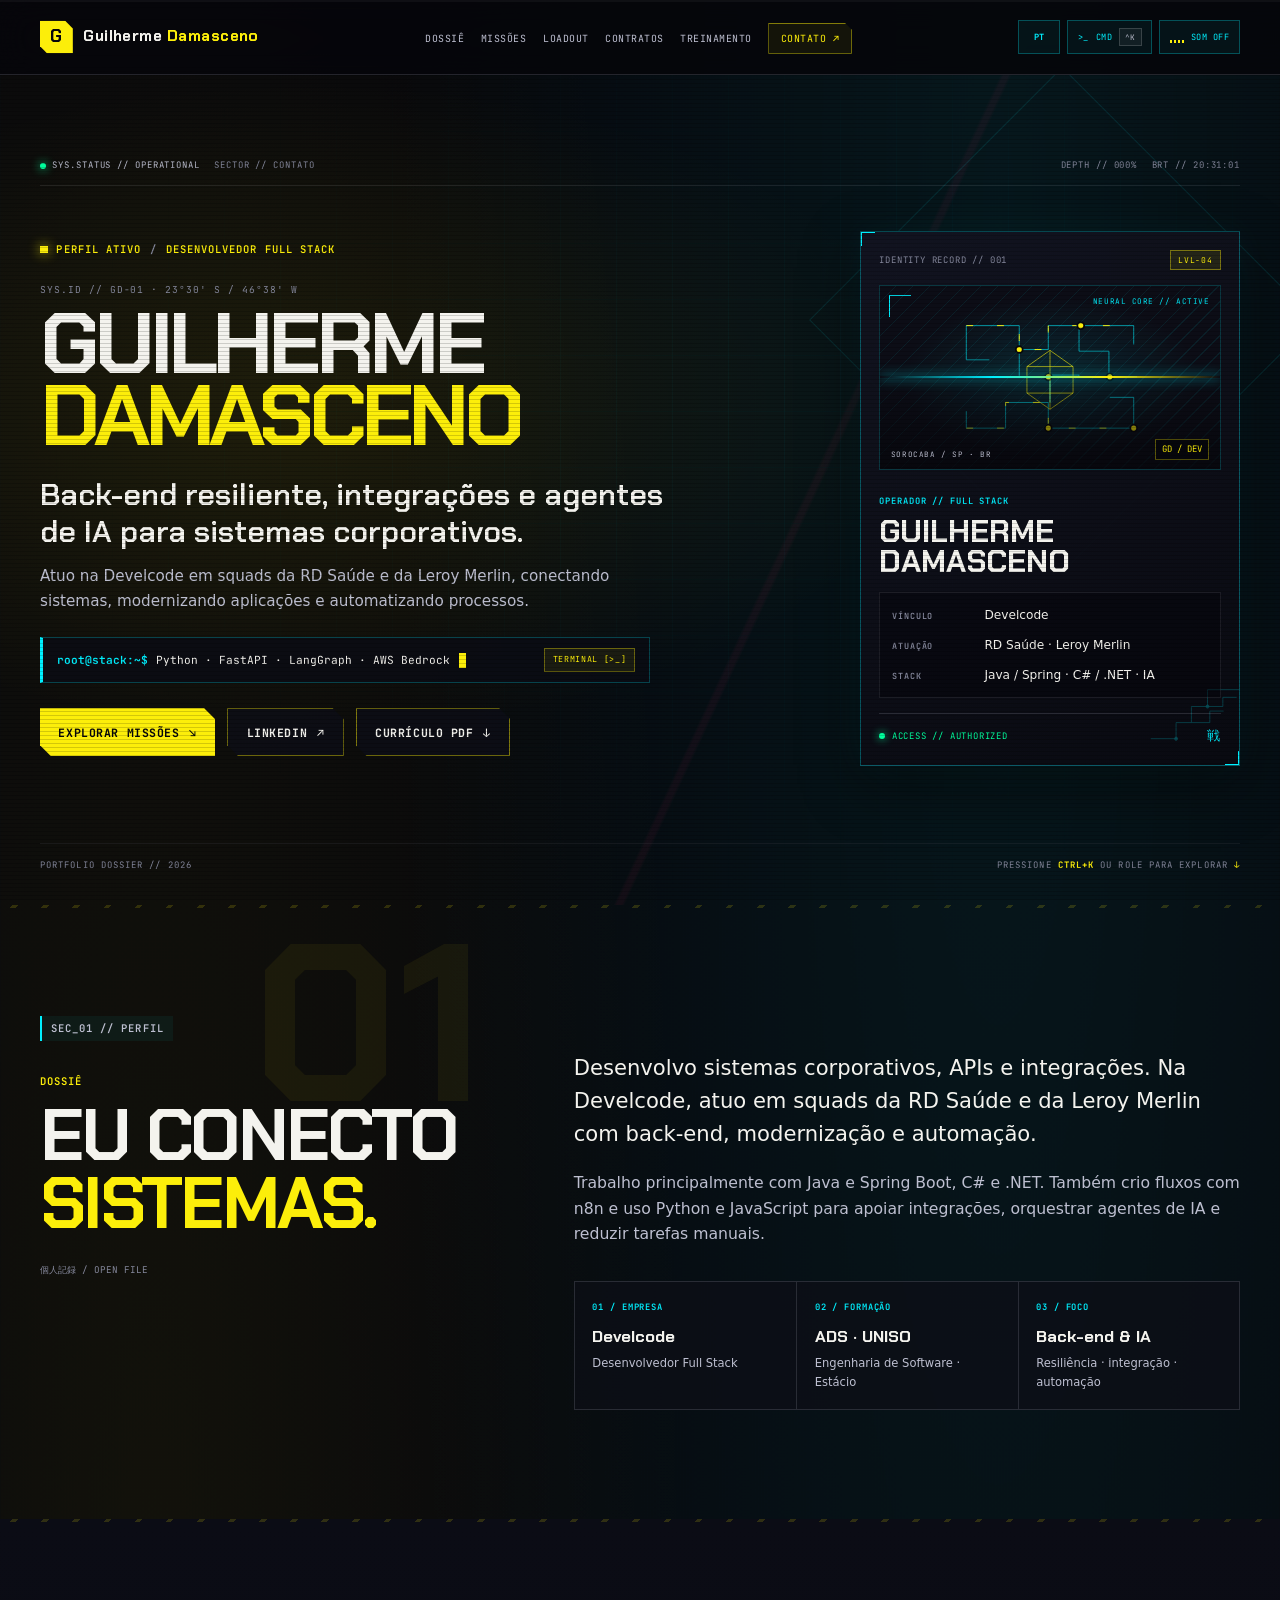
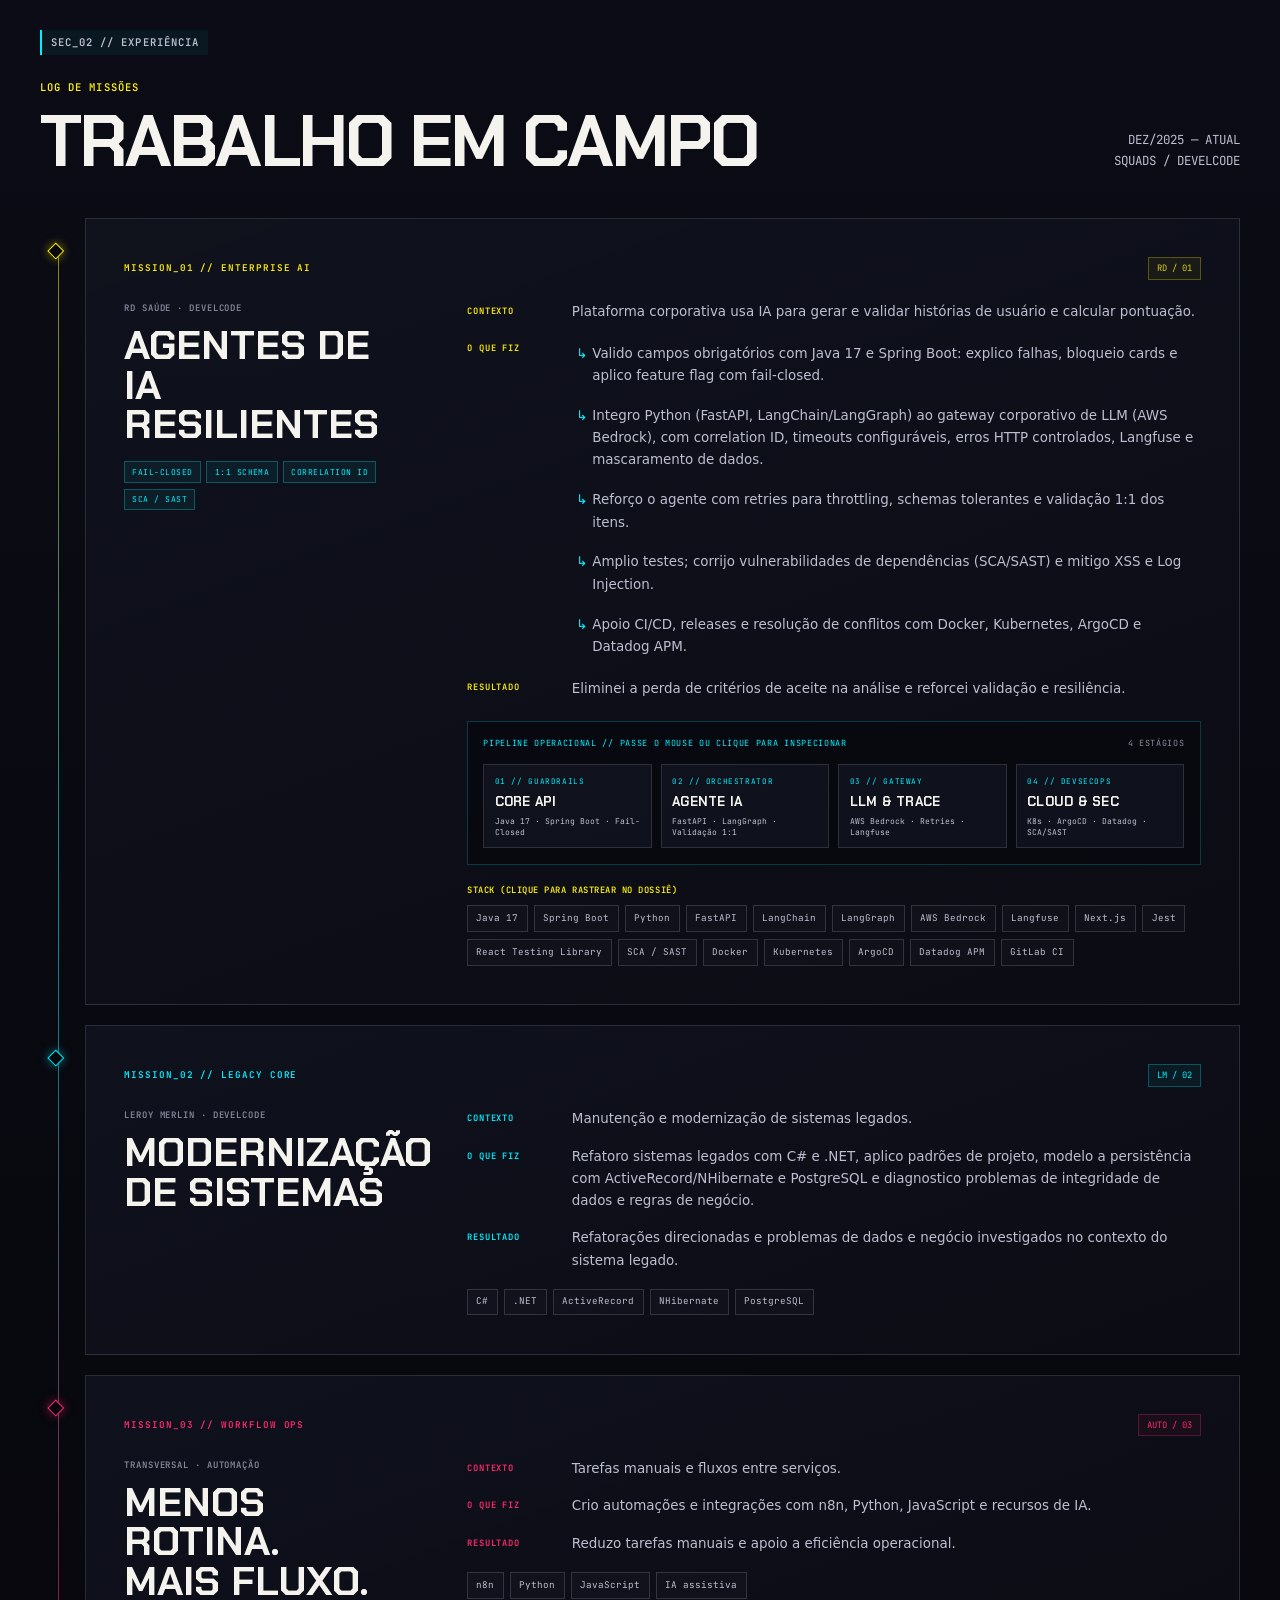
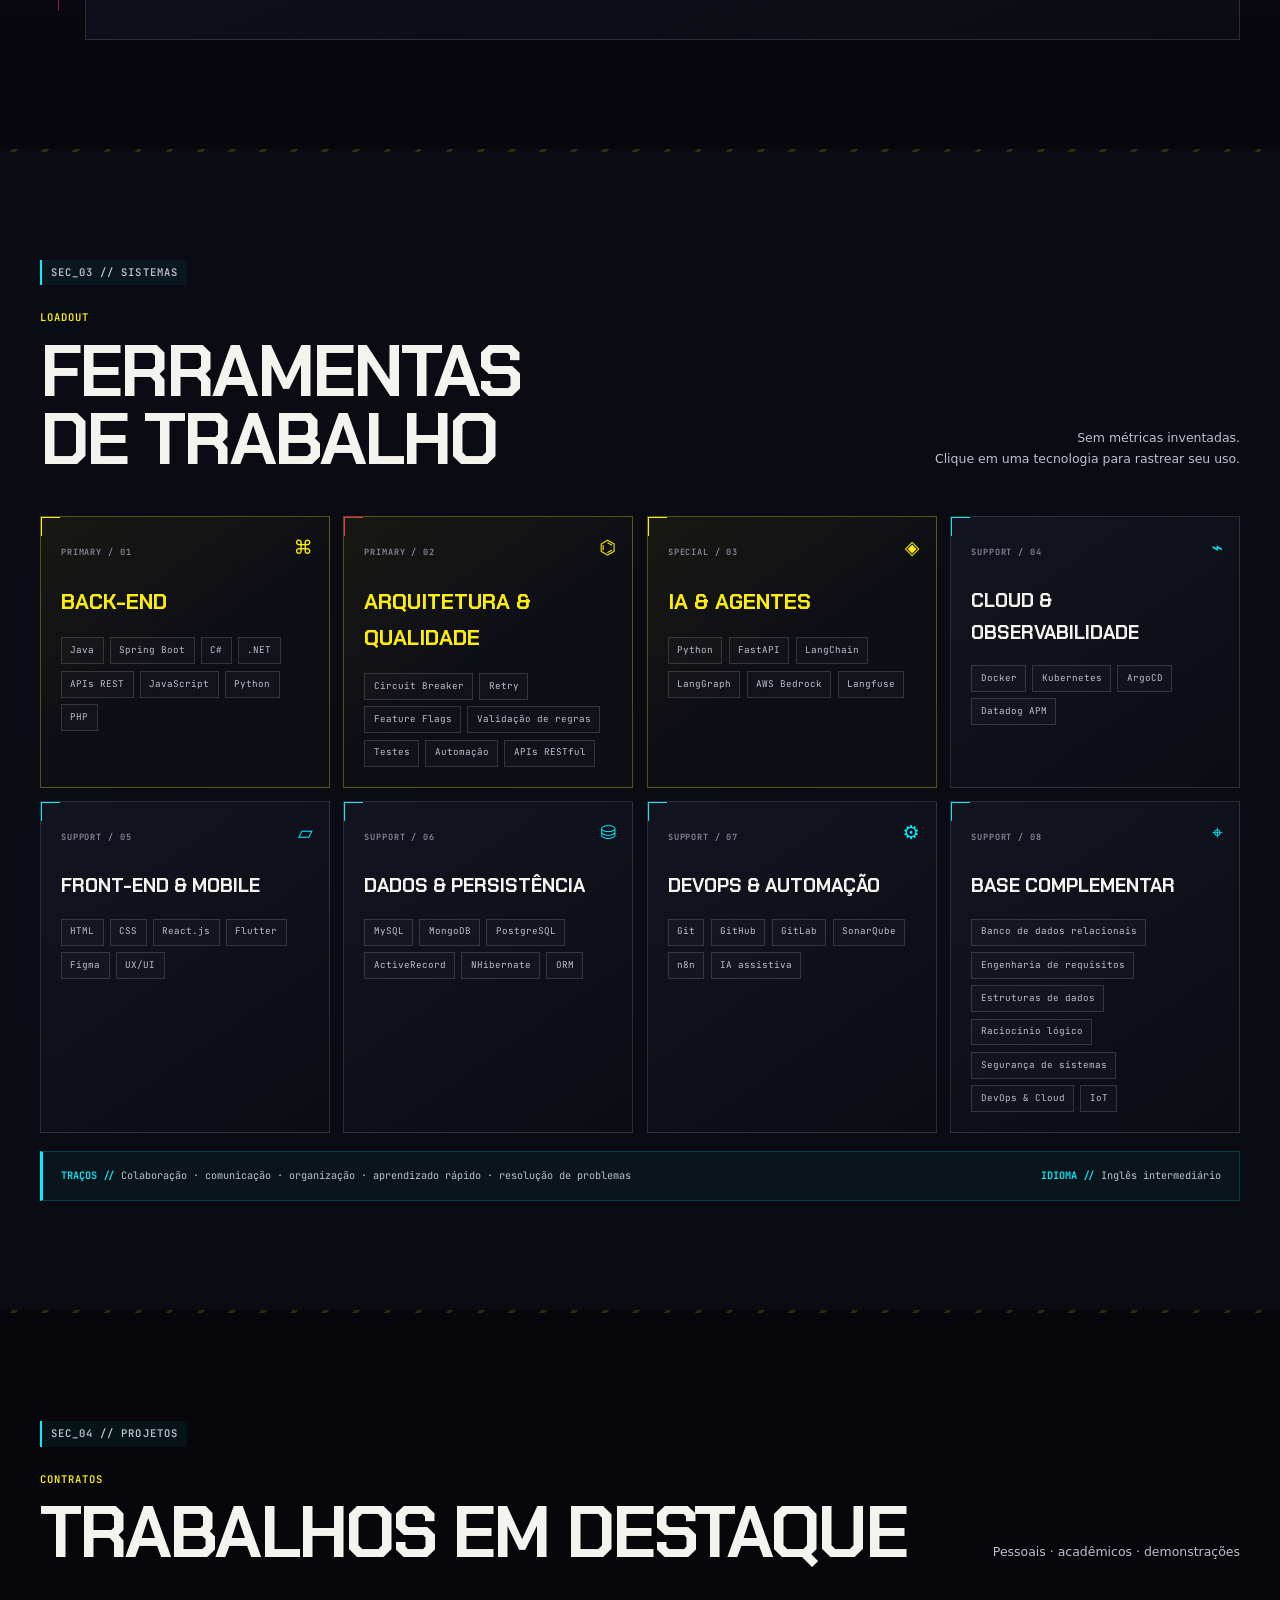
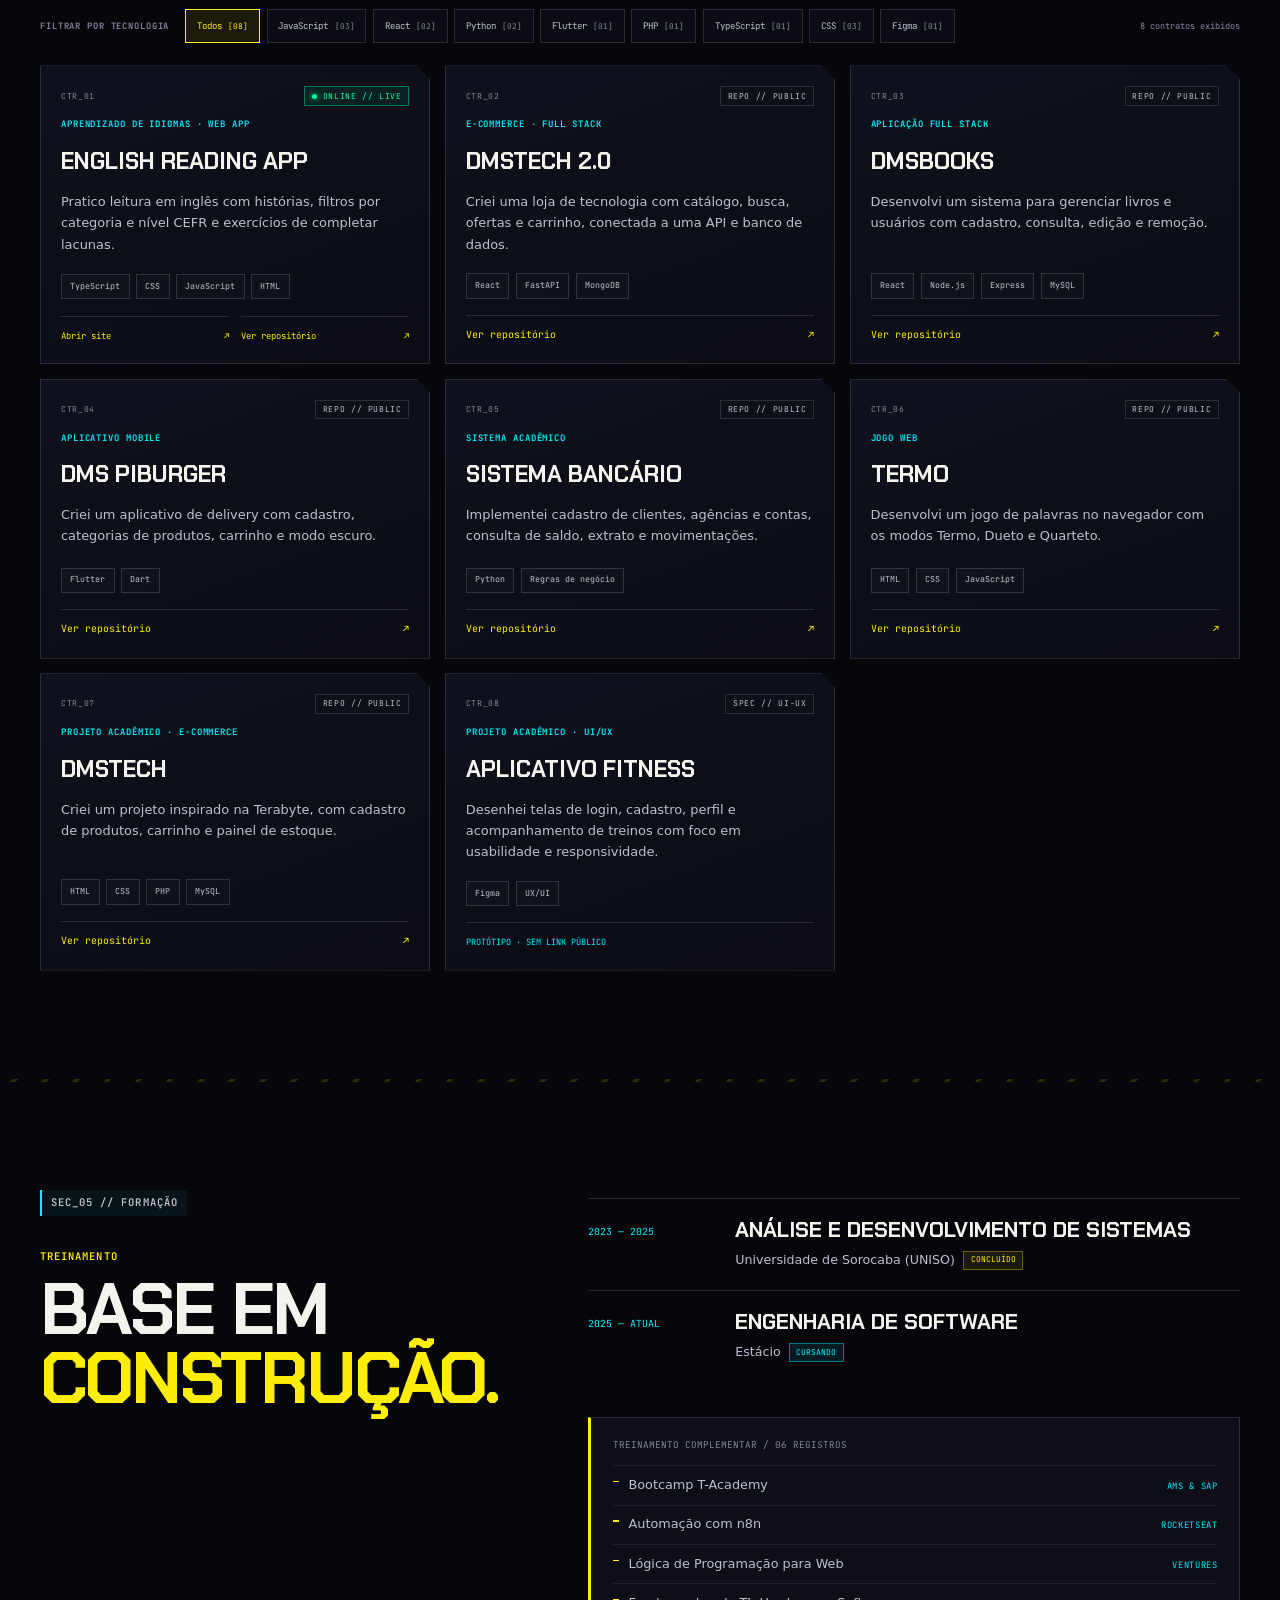
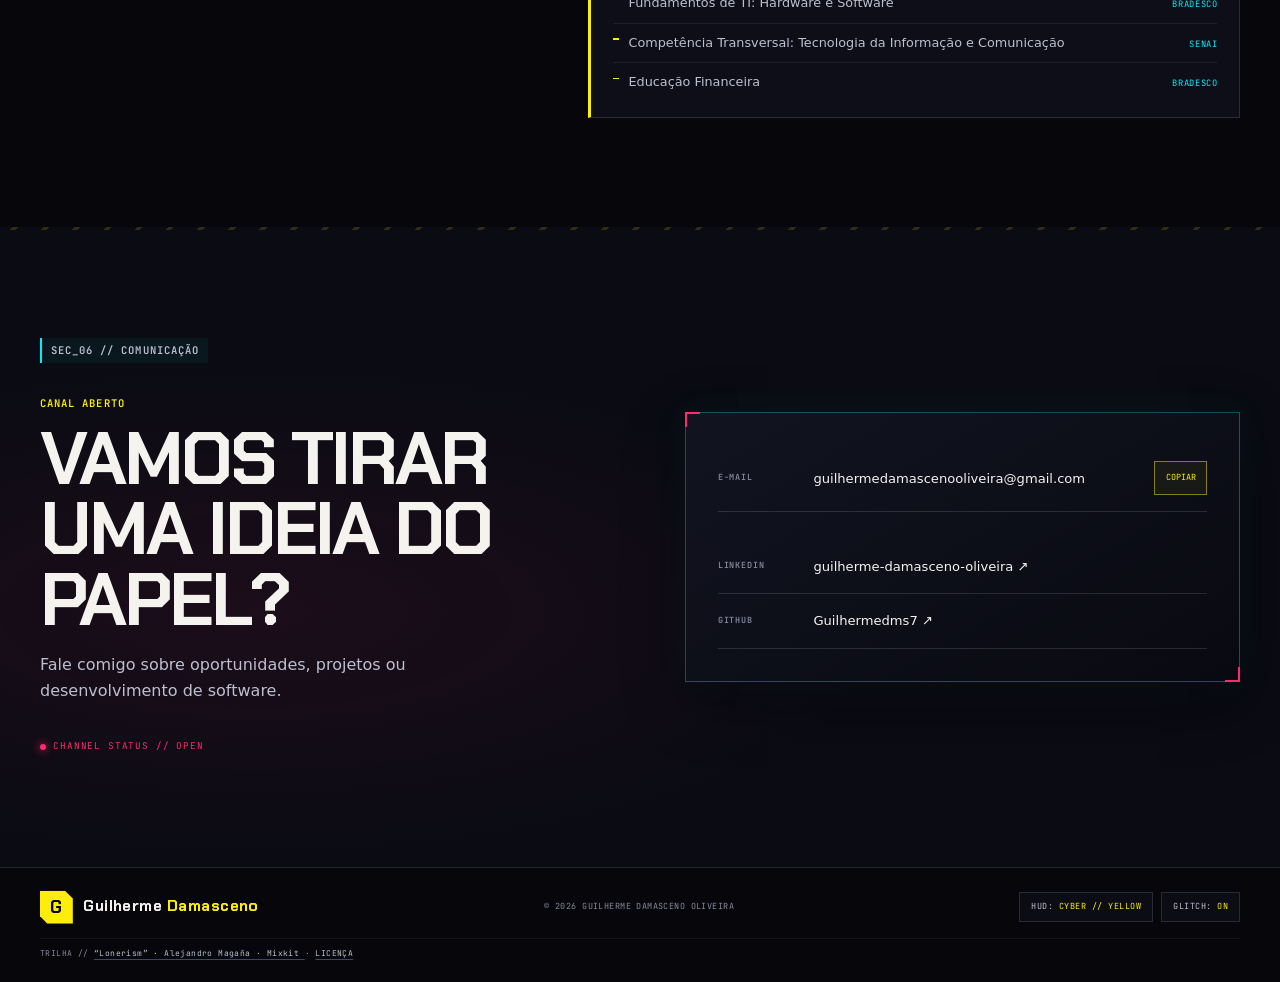
<file: portfolio/index.html>
<!doctype html>
<html lang="pt-BR">
  <head>
    <meta charset="UTF-8" />
    <meta name="viewport" content="width=device-width, initial-scale=1" />
    <meta name="theme-color" content="#06060b" />
    <meta
      name="description"
      content="Guilherme Damasceno, desenvolvedor full stack na Develcode. Back-end resiliente, integrações e agentes de IA para sistemas corporativos com Java, Spring Boot, C# e .NET."
    />
    <link rel="canonical" href="https://guilherme-damasceno.pages.dev/" />
    <meta property="og:type" content="website" />
    <meta property="og:locale" content="pt_BR" />
    <meta property="og:locale:alternate" content="en_US" />
    <meta property="og:url" content="https://guilherme-damasceno.pages.dev/" />
    <meta property="og:title" content="Guilherme Damasceno | Desenvolvedor Full Stack" />
    <meta
      property="og:description"
      content="Back-end resiliente, integrações e agentes de IA para sistemas corporativos."
    />
    <meta property="og:image" content="https://guilherme-damasceno.pages.dev/images/og-image.jpg" />
    <meta
      property="og:image:alt"
      content="Painel cyberpunk de Guilherme Damasceno — Full Stack, Back-end e Agentes de IA"
    />
    <meta name="twitter:card" content="summary_large_image" />
    <meta name="twitter:title" content="Guilherme Damasceno | Desenvolvedor Full Stack" />
    <meta
      name="twitter:description"
      content="Back-end resiliente, integrações e agentes de IA para sistemas corporativos."
    />
    <meta name="twitter:image" content="https://guilherme-damasceno.pages.dev/images/og-image.jpg" />
    <title>Guilherme Damasceno | Desenvolvedor Full Stack</title>
    <link rel="icon" type="image/svg+xml" href="./favicon.svg" />
    <link rel="preconnect" href="https://fonts.googleapis.com" />
    <link rel="preconnect" href="https://fonts.gstatic.com" crossorigin />
    <link
      href="https://fonts.googleapis.com/css2?family=Chakra+Petch:wght@500;600;700&family=JetBrains+Mono:wght@400;500;600;700&display=swap"
      rel="stylesheet"
    />
    <link rel="stylesheet" href="./styles/global.css" />
    <script type="application/ld+json">
      {
        "@context": "https://schema.org",
        "@type": "Person",
        "name": "Guilherme Damasceno Oliveira",
        "jobTitle": "Desenvolvedor Full Stack",
        "url": "https://guilherme-damasceno.pages.dev/",
        "worksFor": {
          "@type": "Organization",
          "name": "Develcode"
        },
        "alumniOf": [
          {
            "@type": "CollegeOrUniversity",
            "name": "Universidade de Sorocaba (UNISO)"
          },
          {
            "@type": "CollegeOrUniversity",
            "name": "Estácio"
          }
        ],
        "sameAs": [
          "https://www.linkedin.com/in/guilherme-damasceno-oliveira-a308b226a/",
          "https://github.com/Guilhermedms7"
        ],
        "email": "guilhermedamascenooliveira@gmail.com"
      }
    </script>
  </head>
  <body>
    <svg class="visual-filters" aria-hidden="true" focusable="false">
      <filter id="grain-filter">
        <feTurbulence type="fractalNoise" baseFrequency=".8" numOctaves="3" stitchTiles="stitch" />
        <feColorMatrix type="saturate" values="0" />
        <feComponentTransfer>
          <feFuncA type="table" tableValues="0 .14" />
        </feComponentTransfer>
      </filter>
    </svg>

    <div class="scroll-laser" aria-hidden="true">
      <div class="scroll-laser-bar" id="scroll-laser-bar"></div>
    </div>

    <a class="skip-link" href="#conteudo" data-i18n="skip">Pular para o conteúdo</a>

    <nav class="site-nav" aria-label="Navegação principal">
      <div class="container nav-inner">
        <a class="brand" href="#inicio" aria-label="Guilherme Damasceno, início">
          <span class="brand-mark" aria-hidden="true">G</span>
          <span>Guilherme <b>Damasceno</b></span>
        </a>
        <ul class="nav-links" id="menu-principal">
          <li><a href="#sobre" data-i18n="nav.about">Dossiê</a></li>
          <li><a href="#experiencia" data-i18n="nav.missions">Missões</a></li>
          <li><a href="#competencias" data-i18n="nav.loadout">Loadout</a></li>
          <li><a href="#projetos" data-i18n="nav.projects">Contratos</a></li>
          <li><a href="#formacao" data-i18n="nav.training">Treinamento</a></li>
          <li>
            <a class="nav-cta" href="#contato" data-i18n-html="nav.contact">
              Contato <span aria-hidden="true">↗</span>
            </a>
          </li>
        </ul>
        <div class="nav-tools">
          <button
            class="hud-tool-btn lang-toggle mono"
            id="lang-toggle"
            type="button"
            data-lang="pt"
            aria-label="Alternar idioma (PT / EN)"
            title="Alternar idioma / Switch language (PT / EN)"
          >
            <span id="lang-label">PT</span>
          </button>
          <button
            class="hud-tool-btn cmd-trigger mono"
            type="button"
            data-open-cmd
            aria-label="Abrir terminal interativo de comandos (Ctrl+K)"
            title="Terminal Netrunner (Ctrl+K ou /)"
          >
            <span aria-hidden="true">&gt;_</span>
            <span>CMD</span>
            <kbd aria-hidden="true">^K</kbd>
          </button>
          <button
            class="audio-toggle mono"
            id="audio-toggle"
            type="button"
            disabled
            aria-pressed="false"
            aria-label="Ativar música Lonerism, de Alejandro Magaña, em volume baixo"
            aria-describedby="audio-status"
            title="Lonerism — Alejandro Magaña · volume 20%"
          >
            <span class="audio-bars" aria-hidden="true"><i></i><i></i><i></i><i></i></span>
            <span class="audio-label">SOM OFF</span>
          </button>
          <button
            class="menu-toggle"
            id="menu-toggle"
            type="button"
            aria-expanded="false"
            aria-controls="menu-principal"
          >
            <span>Menu</span>
            <span class="menu-icon" aria-hidden="true"><i></i><i></i></span>
          </button>
        </div>
      </div>
    </nav>
    <audio id="background-audio" loop preload="none"></audio>
    <span id="audio-status" class="audio-status" role="status">LONERISM · ALEJANDRO MAGAÑA</span>

    <main id="conteudo">
      <header class="hero" id="inicio">
        <div class="hero-cyber-grid" aria-hidden="true"></div>

        <div class="container hero-telemetry-bar mono" aria-hidden="true">
          <div class="telemetry-group">
            <span class="telemetry-pill"><i class="telemetry-dot"></i> SYS.STATUS // OPERATIONAL</span>
            <span id="telemetry-sector">SECTOR // INICIO</span>
          </div>
          <div class="telemetry-group">
            <span id="telemetry-scroll">DEPTH // 000%</span>
            <span id="telemetry-clock">BRT // --:--:--</span>
          </div>
        </div>

        <div class="container hero-grid">
          <div class="hero-copy">
            <p class="eyebrow" data-i18n-html="hero.eyebrow">
              <span class="status-light" aria-hidden="true"></span> Perfil ativo
              <span class="eyebrow-divider">/</span> Desenvolvedor Full Stack
            </p>
            <p class="hero-index mono" data-scramble>SYS.ID // GD-01 · 23°30' S / 46°38' W</p>
            <h1 class="glitch-title" data-glitch="Guilherme&#10;Damasceno">
              Guilherme<br /><span>Damasceno</span>
            </h1>
            <p class="hero-description" data-i18n="hero.desc">
              Back-end resiliente, integrações e agentes de IA para sistemas corporativos.
            </p>
            <p class="hero-context" data-i18n="hero.context">
              Atuo na Develcode em squads da RD Saúde e da Leroy Merlin, conectando sistemas,
              modernizando aplicações e automatizando processos.
            </p>
            <div class="terminal-box mono">
              <div class="terminal-line" aria-label="Stack atual">
                <span class="terminal-prefix" aria-hidden="true">root@stack:~$</span>
                <span id="typed-stack">Java 17 · Spring Boot · C# · .NET · n8n</span
                ><span class="terminal-cursor" aria-hidden="true"></span>
              </div>
              <button type="button" class="terminal-open-btn mono" data-open-cmd>
                TERMINAL [&gt;_]
              </button>
            </div>
            <div class="hero-actions">
              <a class="button button-primary" href="#experiencia" data-i18n-html="hero.ctaPrimary">
                Explorar missões <span aria-hidden="true">↘</span>
              </a>
              <a
                class="button button-secondary"
                href="https://www.linkedin.com/in/guilherme-damasceno-oliveira-a308b226a/"
                target="_blank"
                rel="noopener noreferrer"
              >
                LinkedIn <span aria-hidden="true">↗</span>
              </a>
              <a
                class="button button-secondary"
                href="./CV_Guilherme_Damasceno.pdf"
                download
                aria-label="Baixar currículo de Guilherme Damasceno em PDF"
                data-i18n-html="hero.ctaCv"
              >
                Currículo PDF <span aria-hidden="true">↓</span>
              </a>
            </div>
          </div>

          <aside class="id-card hud-frame reveal" aria-label="Cartão de identificação profissional">
            <div class="id-card-glare" aria-hidden="true"></div>
            <div class="id-card-top mono">
              <span>IDENTITY RECORD // 001</span>
              <span class="clearance-badge">LVL-04</span>
            </div>
            <div class="id-card-portrait identity-graphic" aria-hidden="true">
              <span class="portrait-scanline"></span>
              <span class="identity-coordinate mono">NEURAL CORE // ACTIVE</span>
              <svg viewBox="0 0 240 180" fill="none">
                <path
                  d="M22 30h62v28h34V30h100M22 150h46v-30h50v30h100M84 58v32h36v30m34-90v30h35v30h33m-102 30v-32h34V90"
                />
                <path
                  class="trace-flow"
                  d="M22 30h62v28h34V30h100M22 150h46v-30h50v30h100"
                />
                <path d="M22 30v40h27m169 80v-36h-28M22 150v-20m196-100v22" />
                <circle cx="84" cy="58" r="4" />
                <circle cx="118" cy="90" r="4" />
                <circle cx="156" cy="30" r="4" />
                <circle cx="190" cy="90" r="4" />
                <circle cx="118" cy="150" r="4" />
                <circle cx="218" cy="150" r="4" />
                <path
                  class="identity-glyph"
                  d="M93 78l27-19 27 19v31l-27 19-27-19V78Zm27-19v69m-27-50h54m-54 31h54"
                />
              </svg>
              <span class="portrait-telemetry mono">SOROCABA / SP · BR</span>
              <span class="portrait-stamp mono">GD / DEV</span>
              <span class="portrait-corner"></span>
            </div>
            <div class="id-card-name">
              <span class="micro-label mono" data-i18n="card.role">OPERADOR // FULL STACK</span>
              <h2>Guilherme<br />Damasceno</h2>
            </div>
            <dl class="id-card-data">
              <div>
                <dt data-i18n="card.companyLabel">VÍNCULO</dt>
                <dd>Develcode</dd>
              </div>
              <div>
                <dt data-i18n="card.squadsLabel">ATUAÇÃO</dt>
                <dd>RD Saúde · Leroy Merlin</dd>
              </div>
              <div>
                <dt>STACK</dt>
                <dd data-i18n="card.stackValue">Java / Spring · C# / .NET · IA</dd>
              </div>
            </dl>
            <div class="id-card-foot mono">
              <span class="auth-ok">ACCESS // AUTHORIZED</span>
              <span aria-hidden="true">戦</span>
            </div>
            <svg class="id-circuit" viewBox="0 0 120 90" fill="none" aria-hidden="true">
              <path d="M1 74h33V53h20V32h21V10h44M54 53h24V38h18M75 32h20V20h18" />
              <circle cx="34" cy="74" r="2" />
              <circle cx="75" cy="32" r="2" />
              <circle cx="119" cy="10" r="2" />
            </svg>
          </aside>
        </div>

        <div class="hero-bottom container mono">
          <span>PORTFOLIO DOSSIER // 2026</span>
          <span data-i18n-html="hero.bottomHint">
            PRESSIONE <b>CTRL+K</b> OU ROLE PARA EXPLORAR <b aria-hidden="true">↓</b>
          </span>
        </div>
      </header>

      <section class="section section-about" id="sobre" aria-labelledby="sobre-title">
        <div class="container about-layout">
          <div class="section-heading">
            <p class="section-code mono" data-scramble data-i18n="about.code">SEC_01 // PERFIL</p>
            <span class="section-number" aria-hidden="true">01</span>
            <p class="eyebrow" data-i18n="about.eyebrow">Dossiê</p>
            <h2 id="sobre-title" data-i18n-html="about.title">Eu conecto<br /><em>sistemas.</em></h2>
            <p class="ornament mono" aria-hidden="true">個人記録 / OPEN FILE</p>
          </div>
          <div class="about-copy reveal">
            <p class="lead-copy" data-i18n="about.lead">
              Desenvolvo sistemas corporativos, APIs e integrações. Na Develcode, atuo em squads
              da RD Saúde e da Leroy Merlin com back-end, modernização e automação.
            </p>
            <p data-i18n="about.body">
              Trabalho principalmente com Java e Spring Boot, C# e .NET. Também crio fluxos com
              n8n e uso Python e JavaScript para apoiar integrações, orquestrar agentes de IA e
              reduzir tarefas manuais.
            </p>
            <div class="profile-facts">
              <div class="fact">
                <span class="fact-label mono" data-i18n="about.f1Label">01 / EMPRESA</span>
                <strong>Develcode</strong>
                <span data-i18n="about.f1Sub">Desenvolvedor Full Stack</span>
              </div>
              <div class="fact">
                <span class="fact-label mono" data-i18n="about.f2Label">02 / FORMAÇÃO</span>
                <strong>ADS · UNISO</strong>
                <span data-i18n="about.f2Sub">Engenharia de Software · Estácio</span>
              </div>
              <div class="fact">
                <span class="fact-label mono" data-i18n="about.f3Label">03 / FOCO</span>
                <strong data-i18n="about.f3Title">Back-end &amp; IA</strong>
                <span data-i18n="about.f3Sub">Resiliência · integração · automação</span>
              </div>
            </div>
          </div>
        </div>
      </section>

      <section class="section section-missions" id="experiencia" aria-labelledby="experiencia-title">
        <div class="container">
          <div class="section-heading section-heading-row">
            <div>
              <p class="section-code mono" data-scramble data-i18n="missions.code">
                SEC_02 // EXPERIÊNCIA
              </p>
              <p class="eyebrow" data-i18n="missions.eyebrow">Log de missões</p>
              <h2 id="experiencia-title" data-i18n="missions.title">Trabalho em campo</h2>
            </div>
            <p class="section-aside mono" data-i18n-html="missions.aside">
              DEZ/2025 — ATUAL<br />SQUADS / DEVELCODE
            </p>
          </div>

          <div class="mission-log">
            <article class="mission-card spotlight-card reveal">
              <div class="mission-header-bar">
                <span class="mission-index mono" data-scramble>MISSION_01 // ENTERPRISE AI</span>
                <span class="mission-stamp mono" aria-hidden="true">RD / 01</span>
              </div>
              <div class="mission-main">
                <div class="mission-title">
                  <p class="project-category mono">RD SAÚDE · DEVELCODE</p>
                  <h3 data-i18n-html="m1.title">Agentes de IA<br />resilientes</h3>
                  <div class="mission-badges" aria-label="Destaques técnicos">
                    <span class="mission-badge">FAIL-CLOSED</span>
                    <span class="mission-badge">1:1 SCHEMA</span>
                    <span class="mission-badge">CORRELATION ID</span>
                    <span class="mission-badge">SCA / SAST</span>
                  </div>
                </div>
                <div class="mission-details">
                  <dl>
                    <div>
                      <dt data-i18n="missions.dtContext">CONTEXTO</dt>
                      <dd data-i18n="m1.context">
                        Plataforma corporativa usa IA para gerar e validar histórias de usuário e
                        calcular pontuação.
                      </dd>
                    </div>
                    <div>
                      <dt data-i18n="missions.dtActions">O QUE FIZ</dt>
                      <dd>
                        <ul class="mission-points" id="mission-01-points">
                          <li data-stage="api" data-i18n="m1.p1">
                            Valido campos obrigatórios com Java 17 e Spring Boot: explico falhas,
                            bloqueio cards e aplico feature flag com fail-closed.
                          </li>
                          <li data-stage="agent,llm" data-i18n="m1.p2">
                            Integro Python (FastAPI, LangChain/LangGraph) ao gateway corporativo de
                            LLM (AWS Bedrock), com correlation ID, timeouts configuráveis, erros
                            HTTP controlados, Langfuse e mascaramento de dados.
                          </li>
                          <li data-stage="agent,llm" data-i18n="m1.p3">
                            Reforço o agente com retries para throttling, schemas tolerantes e
                            validação 1:1 dos itens.
                          </li>
                          <li data-stage="api,sec" data-i18n="m1.p4">
                            Amplio testes; corrijo vulnerabilidades de dependências (SCA/SAST) e
                            mitigo XSS e Log Injection.
                          </li>
                          <li data-stage="sec" data-i18n="m1.p5">
                            Apoio CI/CD, releases e resolução de conflitos com Docker, Kubernetes,
                            ArgoCD e Datadog APM.
                          </li>
                        </ul>
                      </dd>
                    </div>
                    <div>
                      <dt data-i18n="missions.dtResult">RESULTADO</dt>
                      <dd data-i18n="m1.result">
                        Eliminei a perda de critérios de aceite na análise e reforcei validação e
                        resiliência.
                      </dd>
                    </div>
                  </dl>

                  <div class="arch-blueprint" aria-label="Arquitetura interativa da missão">
                    <div class="arch-blueprint-head mono">
                      <span data-i18n="m1.archHint">
                        PIPELINE OPERACIONAL // PASSE O MOUSE OU CLIQUE PARA INSPECIONAR
                      </span>
                      <span data-i18n="m1.archCount">4 ESTÁGIOS</span>
                    </div>
                    <div class="arch-nodes">
                      <button type="button" class="arch-node" data-stage="api" aria-pressed="false">
                        <span class="arch-node-step">01 // GUARDRAILS</span>
                        <strong>Core API</strong>
                        <span>Java 17 · Spring Boot · Fail-Closed</span>
                      </button>
                      <button type="button" class="arch-node" data-stage="agent" aria-pressed="false">
                        <span class="arch-node-step">02 // ORCHESTRATOR</span>
                        <strong data-i18n="m1.node2Title">Agente IA</strong>
                        <span data-i18n="m1.node2Sub">FastAPI · LangGraph · Validação 1:1</span>
                      </button>
                      <button type="button" class="arch-node" data-stage="llm" aria-pressed="false">
                        <span class="arch-node-step">03 // GATEWAY</span>
                        <strong>LLM &amp; Trace</strong>
                        <span>AWS Bedrock · Retries · Langfuse</span>
                      </button>
                      <button type="button" class="arch-node" data-stage="sec" aria-pressed="false">
                        <span class="arch-node-step">04 // DEVSECOPS</span>
                        <strong>Cloud &amp; Sec</strong>
                        <span>K8s · ArgoCD · Datadog · SCA/SAST</span>
                      </button>
                    </div>
                  </div>

                  <p class="mission-stack-label mono" data-i18n="missions.stackHint">
                    STACK (CLIQUE PARA RASTREAR NO DOSSIÊ)
                  </p>
                  <ul class="chip-list mission-stack" aria-label="Tecnologias e práticas">
                    <li data-skill="java">Java 17</li>
                    <li data-skill="spring">Spring Boot</li>
                    <li data-skill="python">Python</li>
                    <li data-skill="fastapi">FastAPI</li>
                    <li data-skill="langchain">LangChain</li>
                    <li data-skill="langgraph">LangGraph</li>
                    <li data-skill="bedrock">AWS Bedrock</li>
                    <li data-skill="langfuse">Langfuse</li>
                    <li data-skill="react">Next.js</li>
                    <li data-skill="testes">Jest</li>
                    <li data-skill="testes">React Testing Library</li>
                    <li data-skill="seguranca">SCA / SAST</li>
                    <li data-skill="docker">Docker</li>
                    <li data-skill="kubernetes">Kubernetes</li>
                    <li data-skill="argocd">ArgoCD</li>
                    <li data-skill="datadog">Datadog APM</li>
                    <li data-skill="git">GitLab CI</li>
                  </ul>
                </div>
              </div>
            </article>

            <article class="mission-card mission-card-cyan spotlight-card reveal">
              <div class="mission-header-bar">
                <span class="mission-index mono" data-scramble>MISSION_02 // LEGACY CORE</span>
                <span class="mission-stamp mono" aria-hidden="true">LM / 02</span>
              </div>
              <div class="mission-main">
                <div class="mission-title">
                  <p class="project-category mono">LEROY MERLIN · DEVELCODE</p>
                  <h3 data-i18n-html="m2.title">Modernização<br />de sistemas</h3>
                </div>
                <div class="mission-details">
                  <dl>
                    <div>
                      <dt data-i18n="missions.dtContext">CONTEXTO</dt>
                      <dd data-i18n="m2.context">
                        Manutenção e modernização de sistemas legados.
                      </dd>
                    </div>
                    <div>
                      <dt data-i18n="missions.dtActions">O QUE FIZ</dt>
                      <dd data-i18n="m2.actions">
                        Refatoro sistemas legados com C# e .NET, aplico padrões de projeto, modelo
                        a persistência com ActiveRecord/NHibernate e PostgreSQL e diagnostico
                        problemas de integridade de dados e regras de negócio.
                      </dd>
                    </div>
                    <div>
                      <dt data-i18n="missions.dtResult">RESULTADO</dt>
                      <dd data-i18n="m2.result">
                        Refatorações direcionadas e problemas de dados e negócio investigados no
                        contexto do sistema legado.
                      </dd>
                    </div>
                    <!-- TODO: métrica real -->
                  </dl>
                  <ul class="chip-list" aria-label="Tecnologias">
                    <li data-skill="csharp">C#</li>
                    <li data-skill="dotnet">.NET</li>
                    <li data-skill="activerecord">ActiveRecord</li>
                    <li data-skill="nhibernate">NHibernate</li>
                    <li data-skill="postgresql">PostgreSQL</li>
                  </ul>
                </div>
              </div>
            </article>

            <article class="mission-card mission-card-magenta spotlight-card reveal">
              <div class="mission-header-bar">
                <span class="mission-index mono" data-scramble>MISSION_03 // WORKFLOW OPS</span>
                <span class="mission-stamp mono" aria-hidden="true">AUTO / 03</span>
              </div>
              <div class="mission-main">
                <div class="mission-title">
                  <p class="project-category mono" data-i18n="m3.cat">TRANSVERSAL · AUTOMAÇÃO</p>
                  <h3 data-i18n-html="m3.title">Menos rotina.<br />Mais fluxo.</h3>
                </div>
                <div class="mission-details">
                  <dl>
                    <div>
                      <dt data-i18n="missions.dtContext">CONTEXTO</dt>
                      <dd data-i18n="m3.context">Tarefas manuais e fluxos entre serviços.</dd>
                    </div>
                    <div>
                      <dt data-i18n="missions.dtActions">O QUE FIZ</dt>
                      <dd data-i18n="m3.actions">
                        Crio automações e integrações com n8n, Python, JavaScript e recursos de IA.
                      </dd>
                    </div>
                    <div>
                      <dt data-i18n="missions.dtResult">RESULTADO</dt>
                      <dd data-i18n="m3.result">
                        Reduzo tarefas manuais e apoio a eficiência operacional.
                      </dd>
                    </div>
                    <!-- TODO: métrica real -->
                  </dl>
                  <ul class="chip-list" aria-label="Tecnologias">
                    <li data-skill="n8n">n8n</li>
                    <li data-skill="python">Python</li>
                    <li data-skill="javascript">JavaScript</li>
                    <li data-skill="ia" data-i18n="chip.assistiveAi">IA assistiva</li>
                  </ul>
                </div>
              </div>
            </article>
          </div>
        </div>
      </section>

      <section class="section section-loadout" id="competencias" aria-labelledby="competencias-title">
        <div class="container">
          <div class="section-heading section-heading-row">
            <div>
              <p class="section-code mono" data-scramble data-i18n="loadout.code">
                SEC_03 // SISTEMAS
              </p>
              <p class="eyebrow">Loadout</p>
              <h2 id="competencias-title" data-i18n-html="loadout.title">
                Ferramentas<br />de trabalho
              </h2>
            </div>
            <p class="section-aside" data-i18n-html="loadout.aside">
              Sem métricas inventadas.<br />Clique em uma tecnologia para rastrear seu uso.
            </p>
          </div>

          <div class="skill-trace-bar mono" id="skill-trace-bar" hidden>
            <span id="skill-trace-text">RASTREAMENTO ATIVO</span>
            <button
              type="button"
              class="skill-trace-clear"
              id="skill-trace-clear"
              data-i18n="loadout.clearTrace"
            >
              LIMPAR [×]
            </button>
          </div>

          <div class="loadout-grid">
            <article class="loadout-slot loadout-primary spotlight-card reveal">
              <span class="slot-label mono">PRIMARY / 01</span>
              <span class="slot-glyph" aria-hidden="true">⌘</span>
              <h3>Back-end</h3>
              <ul class="chip-list">
                <li data-skill="java">Java</li>
                <li data-skill="spring">Spring Boot</li>
                <li data-skill="csharp">C#</li>
                <li data-skill="dotnet">.NET</li>
                <li data-skill="rest">APIs REST</li>
                <li data-skill="javascript">JavaScript</li>
                <li data-skill="python">Python</li>
                <li data-skill="php">PHP</li>
              </ul>
            </article>

            <article class="loadout-slot loadout-primary loadout-csharp spotlight-card reveal">
              <span class="slot-label mono">PRIMARY / 02</span>
              <span class="slot-glyph" aria-hidden="true">⌬</span>
              <h3 data-i18n="loadout.s2">Arquitetura &amp; qualidade</h3>
              <ul class="chip-list">
                <li data-skill="resiliencia">Circuit Breaker</li>
                <li data-skill="resiliencia">Retry</li>
                <li data-skill="resiliencia">Feature Flags</li>
                <li data-skill="regras" data-i18n="chip.ruleVal">Validação de regras</li>
                <li data-skill="testes" data-i18n="chip.tests">Testes</li>
                <li data-skill="n8n" data-i18n="chip.automation">Automação</li>
                <li data-skill="rest">APIs RESTful</li>
              </ul>
            </article>

            <article class="loadout-slot loadout-primary spotlight-card reveal">
              <span class="slot-label mono">SPECIAL / 03</span>
              <span class="slot-glyph" aria-hidden="true">◈</span>
              <h3 data-i18n="loadout.s3">IA &amp; agentes</h3>
              <ul class="chip-list">
                <li data-skill="python">Python</li>
                <li data-skill="fastapi">FastAPI</li>
                <li data-skill="langchain">LangChain</li>
                <li data-skill="langgraph">LangGraph</li>
                <li data-skill="bedrock">AWS Bedrock</li>
                <li data-skill="langfuse">Langfuse</li>
              </ul>
            </article>

            <article class="loadout-slot spotlight-card reveal">
              <span class="slot-label mono">SUPPORT / 04</span>
              <span class="slot-glyph" aria-hidden="true">⌁</span>
              <h3 data-i18n="loadout.s4">Cloud &amp; observabilidade</h3>
              <ul class="chip-list">
                <li data-skill="docker">Docker</li>
                <li data-skill="kubernetes">Kubernetes</li>
                <li data-skill="argocd">ArgoCD</li>
                <li data-skill="datadog">Datadog APM</li>
              </ul>
            </article>

            <article class="loadout-slot spotlight-card reveal">
              <span class="slot-label mono">SUPPORT / 05</span>
              <span class="slot-glyph" aria-hidden="true">▱</span>
              <h3>Front-end &amp; mobile</h3>
              <ul class="chip-list">
                <li data-skill="html">HTML</li>
                <li data-skill="css">CSS</li>
                <li data-skill="react">React.js</li>
                <li data-skill="flutter">Flutter</li>
                <li data-skill="figma">Figma</li>
                <li data-skill="figma">UX/UI</li>
              </ul>
            </article>

            <article class="loadout-slot spotlight-card reveal">
              <span class="slot-label mono">SUPPORT / 06</span>
              <span class="slot-glyph" aria-hidden="true">⛁</span>
              <h3 data-i18n="loadout.s6">Dados &amp; persistência</h3>
              <ul class="chip-list">
                <li data-skill="mysql">MySQL</li>
                <li data-skill="mongodb">MongoDB</li>
                <li data-skill="postgresql">PostgreSQL</li>
                <li data-skill="activerecord">ActiveRecord</li>
                <li data-skill="nhibernate">NHibernate</li>
                <li data-skill="nhibernate">ORM</li>
              </ul>
            </article>

            <article class="loadout-slot spotlight-card reveal">
              <span class="slot-label mono">SUPPORT / 07</span>
              <span class="slot-glyph" aria-hidden="true">⚙</span>
              <h3 data-i18n="loadout.s7">DevOps &amp; automação</h3>
              <ul class="chip-list">
                <li data-skill="git">Git</li>
                <li data-skill="git">GitHub</li>
                <li data-skill="git">GitLab</li>
                <li data-skill="seguranca">SonarQube</li>
                <li data-skill="n8n">n8n</li>
                <li data-skill="ia" data-i18n="chip.assistiveAi">IA assistiva</li>
              </ul>
            </article>

            <article class="loadout-slot spotlight-card reveal">
              <span class="slot-label mono">SUPPORT / 08</span>
              <span class="slot-glyph" aria-hidden="true">⌖</span>
              <h3 data-i18n="loadout.s8">Base complementar</h3>
              <ul class="chip-list">
                <li data-skill="postgresql" data-i18n="chip.relDb">Banco de dados relacionais</li>
                <li data-skill="regras" data-i18n="chip.reqEng">Engenharia de requisitos</li>
                <li data-i18n="chip.ds">Estruturas de dados</li>
                <li data-i18n="chip.logic">Raciocínio lógico</li>
                <li data-skill="seguranca" data-i18n="chip.sysSec">Segurança de sistemas</li>
                <li data-skill="docker">DevOps &amp; Cloud</li>
                <li>IoT</li>
              </ul>
            </article>
          </div>

          <div class="soft-skills mono">
            <p data-i18n-html="loadout.traits">
              <b>TRAÇOS // </b>Colaboração · comunicação · organização · aprendizado rápido ·
              resolução de problemas
            </p>
            <p data-i18n-html="loadout.lang"><b>IDIOMA // </b>Inglês intermediário</p>
          </div>
        </div>
      </section>

      <section class="section section-projects" id="projetos" aria-labelledby="projetos-title">
        <div class="container">
          <div class="section-heading section-heading-row">
            <div>
              <p class="section-code mono" data-scramble data-i18n="projects.code">
                SEC_04 // PROJETOS
              </p>
              <p class="eyebrow" data-i18n="projects.eyebrow">Contratos</p>
              <h2 id="projetos-title" data-i18n="projects.title">Trabalhos em destaque</h2>
            </div>
            <p class="section-aside" data-i18n="projects.aside">
              Pessoais · acadêmicos · demonstrações
            </p>
          </div>

          <div class="project-filter-wrap">
            <p class="mono filter-label" id="filter-label" data-i18n="projects.filterLabel">
              FILTRAR POR TECNOLOGIA
            </p>
            <div class="project-filters" role="group" aria-labelledby="filter-label">
              <button
                type="button"
                class="filter-button is-active"
                data-filter="all"
                aria-pressed="true"
              >
                <span data-i18n="projects.filterAll">Todos</span>
                <span class="filter-count">[08]</span>
              </button>
              <button
                type="button"
                class="filter-button"
                data-filter="javascript"
                aria-pressed="false"
              >
                JavaScript <span class="filter-count"></span>
              </button>
              <button type="button" class="filter-button" data-filter="react" aria-pressed="false">
                React <span class="filter-count"></span>
              </button>
              <button type="button" class="filter-button" data-filter="python" aria-pressed="false">
                Python <span class="filter-count"></span>
              </button>
              <button
                type="button"
                class="filter-button"
                data-filter="flutter"
                aria-pressed="false"
              >
                Flutter <span class="filter-count"></span>
              </button>
              <button type="button" class="filter-button" data-filter="php" aria-pressed="false">
                PHP <span class="filter-count"></span>
              </button>
              <button
                type="button"
                class="filter-button"
                data-filter="typescript"
                aria-pressed="false"
              >
                TypeScript <span class="filter-count"></span>
              </button>
              <button type="button" class="filter-button" data-filter="css" aria-pressed="false">
                CSS <span class="filter-count"></span>
              </button>
              <button type="button" class="filter-button" data-filter="figma" aria-pressed="false">
                Figma <span class="filter-count"></span>
              </button>
            </div>
            <p class="filter-status mono" id="filter-status" aria-live="polite">
              8 contratos exibidos
            </p>
          </div>

          <div class="projects-grid" id="project-grid">
            <article
              class="project-card spotlight-card reveal"
              data-tech="typescript,css,javascript,html"
            >
              <div class="project-card-top">
                <span class="contract-id">CTR_01</span>
                <span class="contract-status contract-status-live">ONLINE // LIVE</span>
              </div>
              <p class="project-category mono" data-i18n="p1.cat">
                APRENDIZADO DE IDIOMAS · WEB APP
              </p>
              <h3>English Reading App</h3>
              <p data-i18n="p1.desc">
                Pratico leitura em inglês com histórias, filtros por categoria e nível CEFR e
                exercícios de completar lacunas.
              </p>
              <ul class="project-tags">
                <li data-skill="typescript">TypeScript</li>
                <li data-skill="css">CSS</li>
                <li data-skill="javascript">JavaScript</li>
                <li data-skill="html">HTML</li>
              </ul>
              <div class="project-actions">
                <a
                  class="project-link"
                  href="https://english-reading-app.pages.dev"
                  target="_blank"
                  rel="noopener noreferrer"
                  data-i18n-html="projects.openSite"
                >
                  Abrir site <span aria-hidden="true">↗</span>
                </a>
                <a
                  class="project-link"
                  href="https://github.com/Guilhermedms7/english-reading-app"
                  target="_blank"
                  rel="noopener noreferrer"
                  data-i18n-html="projects.viewRepo"
                >
                  Ver repositório <span aria-hidden="true">↗</span>
                </a>
              </div>
            </article>

            <article
              class="project-card spotlight-card reveal"
              data-tech="react,fastapi,python,mongodb"
            >
              <div class="project-card-top">
                <span class="contract-id">CTR_02</span>
                <span class="contract-status">REPO // PUBLIC</span>
              </div>
              <p class="project-category mono">E-COMMERCE · FULL STACK</p>
              <h3>DMSTECH 2.0</h3>
              <p data-i18n="p2.desc">
                Criei uma loja de tecnologia com catálogo, busca, ofertas e carrinho, conectada a
                uma API e banco de dados.
              </p>
              <ul class="project-tags">
                <li data-skill="react">React</li>
                <li data-skill="fastapi,python">FastAPI</li>
                <li data-skill="mongodb">MongoDB</li>
              </ul>
              <a
                class="project-link"
                href="https://github.com/Guilhermedms7/DMSTECH2.0"
                target="_blank"
                rel="noopener noreferrer"
                data-i18n-html="projects.viewRepo"
              >
                Ver repositório <span aria-hidden="true">↗</span>
              </a>
            </article>

            <article
              class="project-card spotlight-card reveal"
              data-tech="react,javascript,node,express,mysql"
            >
              <div class="project-card-top">
                <span class="contract-id">CTR_03</span>
                <span class="contract-status">REPO // PUBLIC</span>
              </div>
              <p class="project-category mono" data-i18n="p3.cat">APLICAÇÃO FULL STACK</p>
              <h3>DMSBooks</h3>
              <p data-i18n="p3.desc">
                Desenvolvi um sistema para gerenciar livros e usuários com cadastro, consulta,
                edição e remoção.
              </p>
              <ul class="project-tags">
                <li data-skill="react">React</li>
                <li data-skill="javascript">Node.js</li>
                <li>Express</li>
                <li data-skill="mysql">MySQL</li>
              </ul>
              <a
                class="project-link"
                href="https://github.com/Guilhermedms7/DMSBOOKS"
                target="_blank"
                rel="noopener noreferrer"
                data-i18n-html="projects.viewRepo"
              >
                Ver repositório <span aria-hidden="true">↗</span>
              </a>
            </article>

            <article class="project-card spotlight-card reveal" data-tech="flutter,dart">
              <div class="project-card-top">
                <span class="contract-id">CTR_04</span>
                <span class="contract-status">REPO // PUBLIC</span>
              </div>
              <p class="project-category mono" data-i18n="p4.cat">APLICATIVO MOBILE</p>
              <h3>DMS PiBurger</h3>
              <p data-i18n="p4.desc">
                Criei um aplicativo de delivery com cadastro, categorias de produtos, carrinho e
                modo escuro.
              </p>
              <ul class="project-tags">
                <li data-skill="flutter">Flutter</li>
                <li>Dart</li>
              </ul>
              <a
                class="project-link"
                href="https://github.com/Guilhermedms7/DMSPIBURGUER"
                target="_blank"
                rel="noopener noreferrer"
                data-i18n-html="projects.viewRepo"
              >
                Ver repositório <span aria-hidden="true">↗</span>
              </a>
            </article>

            <article class="project-card spotlight-card reveal" data-tech="python">
              <div class="project-card-top">
                <span class="contract-id">CTR_05</span>
                <span class="contract-status">REPO // PUBLIC</span>
              </div>
              <p class="project-category mono" data-i18n="p5.cat">SISTEMA ACADÊMICO</p>
              <h3 data-i18n="p5.title">Sistema Bancário</h3>
              <p data-i18n="p5.desc">
                Implementei cadastro de clientes, agências e contas, consulta de saldo, extrato e
                movimentações.
              </p>
              <ul class="project-tags">
                <li data-skill="python">Python</li>
                <li data-skill="regras" data-i18n="chip.bizRules">Regras de negócio</li>
              </ul>
              <a
                class="project-link"
                href="https://github.com/Guilhermedms7/Sistema_bancario"
                target="_blank"
                rel="noopener noreferrer"
                data-i18n-html="projects.viewRepo"
              >
                Ver repositório <span aria-hidden="true">↗</span>
              </a>
            </article>

            <article class="project-card spotlight-card reveal" data-tech="javascript,css,html">
              <div class="project-card-top">
                <span class="contract-id">CTR_06</span>
                <span class="contract-status">REPO // PUBLIC</span>
              </div>
              <p class="project-category mono" data-i18n="p6.cat">JOGO WEB</p>
              <h3>Termo</h3>
              <p data-i18n="p6.desc">
                Desenvolvi um jogo de palavras no navegador com os modos Termo, Dueto e Quarteto.
              </p>
              <ul class="project-tags">
                <li data-skill="html">HTML</li>
                <li data-skill="css">CSS</li>
                <li data-skill="javascript">JavaScript</li>
              </ul>
              <a
                class="project-link"
                href="https://github.com/Guilhermedms7/Termo"
                target="_blank"
                rel="noopener noreferrer"
                data-i18n-html="projects.viewRepo"
              >
                Ver repositório <span aria-hidden="true">↗</span>
              </a>
            </article>

            <article class="project-card spotlight-card reveal" data-tech="php,mysql,css,html">
              <div class="project-card-top">
                <span class="contract-id">CTR_07</span>
                <span class="contract-status">REPO // PUBLIC</span>
              </div>
              <p class="project-category mono" data-i18n="p7.cat">
                PROJETO ACADÊMICO · E-COMMERCE
              </p>
              <h3>DMSTECH</h3>
              <p data-i18n="p7.desc">
                Criei um projeto inspirado na Terabyte, com cadastro de produtos, carrinho e painel
                de estoque.
              </p>
              <ul class="project-tags">
                <li data-skill="html">HTML</li>
                <li data-skill="css">CSS</li>
                <li data-skill="php">PHP</li>
                <li data-skill="mysql">MySQL</li>
              </ul>
              <a
                class="project-link"
                href="https://github.com/Guilhermedms7/DMSTECH"
                target="_blank"
                rel="noopener noreferrer"
                data-i18n-html="projects.viewRepo"
              >
                Ver repositório <span aria-hidden="true">↗</span>
              </a>
            </article>

            <article class="project-card spotlight-card reveal" data-tech="figma,ux-ui">
              <div class="project-card-top">
                <span class="contract-id">CTR_08</span>
                <span class="contract-status">SPEC // UI-UX</span>
              </div>
              <p class="project-category mono" data-i18n="p8.cat">PROJETO ACADÊMICO · UI/UX</p>
              <h3 data-i18n="p8.title">Aplicativo fitness</h3>
              <p data-i18n="p8.desc">
                Desenhei telas de login, cadastro, perfil e acompanhamento de treinos com foco em
                usabilidade e responsividade.
              </p>
              <ul class="project-tags">
                <li data-skill="figma">Figma</li>
                <li data-skill="figma">UX/UI</li>
              </ul>
              <span class="project-note mono" data-i18n="p8.note">
                PROTÓTIPO · SEM LINK PÚBLICO
              </span>
            </article>
          </div>
        </div>
      </section>

      <section class="section section-training" id="formacao" aria-labelledby="formacao-title">
        <div class="container training-layout">
          <div class="section-heading">
            <p class="section-code mono" data-scramble data-i18n="training.code">
              SEC_05 // FORMAÇÃO
            </p>
            <p class="eyebrow" data-i18n="training.eyebrow">Treinamento</p>
            <h2 id="formacao-title" data-i18n-html="training.title">
              Base em<br /><em>construção.</em>
            </h2>
          </div>
          <div class="training-content">
            <div class="education-timeline">
              <article class="education-entry reveal">
                <span class="education-date mono">2023 — 2025</span>
                <div>
                  <h3 data-i18n="training.deg1">Análise e Desenvolvimento de Sistemas</h3>
                  <p>
                    <span>Universidade de Sorocaba (UNISO)</span>
                    <span class="education-state" data-i18n="training.done">CONCLUÍDO</span>
                  </p>
                </div>
              </article>
              <article class="education-entry reveal">
                <span class="education-date mono" data-i18n="training.date2">2025 — ATUAL</span>
                <div>
                  <h3 data-i18n="training.deg2">Engenharia de Software</h3>
                  <p>
                    <span>Estácio</span>
                    <span class="education-state education-current" data-i18n="training.current">
                      CURSANDO
                    </span>
                  </p>
                </div>
              </article>
            </div>
            <div class="courses-panel reveal">
              <p class="mono" data-i18n="training.coursesHeader">
                TREINAMENTO COMPLEMENTAR / 06 REGISTROS
              </p>
              <ul>
                <li>
                  <span data-i18n="training.c1">Bootcamp T-Academy</span>
                  <span class="course-issuer mono">AMS &amp; SAP</span>
                </li>
                <li>
                  <span data-i18n="training.c2">Automação com n8n</span>
                  <span class="course-issuer mono">Rocketseat</span>
                </li>
                <li>
                  <span data-i18n="training.c3">Lógica de Programação para Web</span>
                  <span class="course-issuer mono">Ventures</span>
                </li>
                <li>
                  <span data-i18n="training.c4">Fundamentos de TI: Hardware e Software</span>
                  <span class="course-issuer mono">Bradesco</span>
                </li>
                <li>
                  <span data-i18n="training.c5">
                    Competência Transversal: Tecnologia da Informação e Comunicação
                  </span>
                  <span class="course-issuer mono">SENAI</span>
                </li>
                <li>
                  <span data-i18n="training.c6">Educação Financeira</span>
                  <span class="course-issuer mono">Bradesco</span>
                </li>
              </ul>
            </div>
          </div>
        </div>
      </section>

      <section class="section section-contact" id="contato" aria-labelledby="contato-title">
        <div class="container contact-layout">
          <div class="contact-copy">
            <p class="section-code mono" data-scramble data-i18n="contact.code">
              SEC_06 // COMUNICAÇÃO
            </p>
            <p class="eyebrow" data-i18n="contact.eyebrow">Canal aberto</p>
            <h2 id="contato-title" data-i18n-html="contact.title">
              Vamos tirar<br />uma ideia do papel?
            </h2>
            <p data-i18n="contact.body">
              Fale comigo sobre oportunidades, projetos ou desenvolvimento de software.
            </p>
            <span class="contact-coordinate mono">CHANNEL STATUS // OPEN</span>
          </div>
          <div class="contact-panel hud-frame">
            <div class="contact-entry">
              <span class="contact-kind mono">E-MAIL</span>
              <a id="email-address" href="mailto:guilhermedamascenooliveira@gmail.com">
                guilhermedamascenooliveira@gmail.com
              </a>
              <button
                type="button"
                class="copy-button mono"
                id="copy-email"
                data-i18n="contact.copy"
              >
                COPIAR
              </button>
            </div>
            <p class="copy-feedback mono" id="copy-feedback" aria-live="polite"></p>
            <div class="contact-entry">
              <span class="contact-kind mono">LINKEDIN</span>
              <a
                href="https://www.linkedin.com/in/guilherme-damasceno-oliveira-a308b226a/"
                target="_blank"
                rel="noopener noreferrer"
              >
                guilherme-damasceno-oliveira <span aria-hidden="true">↗</span>
              </a>
            </div>
            <div class="contact-entry">
              <span class="contact-kind mono">GITHUB</span>
              <a
                href="https://github.com/Guilhermedms7"
                target="_blank"
                rel="noopener noreferrer"
              >
                Guilhermedms7 <span aria-hidden="true">↗</span>
              </a>
            </div>
          </div>
        </div>
      </section>
    </main>

    <footer class="site-footer">
      <div class="container footer-inner">
        <a class="brand" href="#inicio">
          <span class="brand-mark" aria-hidden="true">G</span>
          <span>Guilherme <b>Damasceno</b></span>
        </a>
        <p class="mono">© <span id="current-year">2026</span> GUILHERME DAMASCENO OLIVEIRA</p>
        <div class="footer-controls">
          <button
            type="button"
            class="theme-toggle mono"
            id="theme-toggle"
            title="Alternar paleta do HUD"
          >
            HUD: <span>CYBER // YELLOW</span>
          </button>
          <button type="button" class="glitch-toggle mono" id="glitch-toggle" aria-pressed="true">
            GLITCH: <span>ON</span>
          </button>
        </div>
        <p class="audio-credit mono">
          <span data-i18n="footer.track">TRILHA //</span>
          <a
            href="https://mixkit.co/free-stock-music/synthwave/"
            target="_blank"
            rel="noopener noreferrer"
          >
            “Lonerism” · Alejandro Magaña · Mixkit
          </a>
          ·
          <a
            href="https://mixkit.co/license/#musicFree"
            target="_blank"
            rel="noopener noreferrer"
            data-i18n="footer.license"
          >
            LICENÇA
          </a>
        </p>
      </div>
    </footer>

    <!-- Netrunner Interactive Command Terminal -->
    <div
      class="cmd-backdrop"
      id="cmd-backdrop"
      role="dialog"
      aria-modal="true"
      aria-labelledby="cmd-dialog-title"
      hidden
    >
      <div class="cmd-window hud-frame">
        <div class="cmd-header mono">
          <span class="cmd-title" id="cmd-dialog-title">
            <span aria-hidden="true">&gt;_</span> GD-01 // NETRUNNER TERMINAL
          </span>
          <button type="button" class="cmd-close mono" id="cmd-close" data-i18n="cmd.close">
            FECHAR [ESC]
          </button>
        </div>
        <div class="cmd-chips" aria-label="Comandos rápidos">
          <button type="button" class="cmd-chip" data-cmd="help">help</button>
          <button type="button" class="cmd-chip" data-cmd="whoami">whoami</button>
          <button type="button" class="cmd-chip" data-cmd="missions">missions</button>
          <button type="button" class="cmd-chip" data-cmd="stack">stack</button>
          <button type="button" class="cmd-chip" data-cmd="projects python">projects python</button>
          <button type="button" class="cmd-chip" data-cmd="lang">lang</button>
          <button type="button" class="cmd-chip" data-cmd="theme">theme</button>
          <button type="button" class="cmd-chip" data-cmd="audio">audio</button>
          <button type="button" class="cmd-chip" data-cmd="email">email</button>
          <button type="button" class="cmd-chip" data-cmd="cv">cv</button>
        </div>
        <div class="cmd-output" id="cmd-output" aria-live="polite">
          <p class="cmd-line cmd-line-accent" data-i18n="cmd.welcome1">
            SISTEMA CONECTADO // DOSSIÊ GUILHERME DAMASCENO (GD-01)
          </p>
          <p class="cmd-line cmd-line-sys" data-i18n="cmd.welcome2">
            Digite "help" ou clique nos atalhos acima para inspecionar missões, stack, contratos ou
            alternar o HUD.
          </p>
        </div>
        <form class="cmd-form mono" id="cmd-form" autocomplete="off">
          <label class="cmd-prompt-label" for="cmd-input">gd@netrunner:~$</label>
          <input
            class="cmd-input"
            id="cmd-input"
            type="text"
            placeholder="Digite um comando (ex: help, missions, lang en, theme netrunner)..."
            spellcheck="false"
          />
          <button type="submit" class="cmd-submit">EXEC</button>
        </form>
      </div>
    </div>

    <script src="./scripts/main.js" defer></script>
  </body>
</html>
</file>
<file: portfolio/styles/global.css>
/* ==========================================================================
   GUILHERME DAMASCENO // CYBERPUNK TACTICAL HUD STYLESHEET (v2.0)
   Zero-dependency, accessible, high-contrast futuristic operational UI
   ========================================================================== */

/* 1. Tokens & Overclock Palettes */
:root {
  color-scheme: dark;
  --night: #06060b;
  --night-elevated: #0a0b12;
  --panel: #0d0e17;
  --panel-raised: #121420;
  --panel-soft: #171926;
  --text: #f4f3ee;
  --muted: #bdbfd0;
  --dim: #85889c;
  --line: rgba(224, 228, 245, 0.14);
  --line-strong: rgba(224, 228, 245, 0.26);

  /* Default Accent: Cyber Yellow */
  --accent: #fcee0a;
  --accent-rgb: 252, 238, 10;
  --secondary: #00f0ff;
  --secondary-rgb: 0, 240, 255;
  --tertiary: #ff2a6d;
  --tertiary-rgb: 255, 42, 109;

  --yellow: var(--accent);
  --cyan: var(--secondary);
  --magenta: var(--tertiary);
  --emerald: #00ff9d;
  --red: #ff5964;
  --line-bright: rgba(var(--accent-rgb), 0.48);

  --mono: "JetBrains Mono", "SFMono-Regular", Consolas, monospace;
  --display: "Chakra Petch", "Arial Narrow", system-ui, sans-serif;
  --container: 1200px;
  --nav-height: 74px;
  font-family: system-ui, -apple-system, BlinkMacSystemFont, "Segoe UI", sans-serif;
}

:root[data-theme="netrunner"] {
  --accent: #00f0ff;
  --accent-rgb: 0, 240, 255;
  --secondary: #fcee0a;
  --secondary-rgb: 252, 238, 10;
  --tertiary: #b829ff;
  --tertiary-rgb: 184, 41, 255;
}

:root[data-theme="arasaka"] {
  --accent: #ff2a6d;
  --accent-rgb: 255, 42, 109;
  --secondary: #00f0ff;
  --secondary-rgb: 0, 240, 255;
  --tertiary: #fcee0a;
  --tertiary-rgb: 252, 238, 10;
}

/* 2. Base & Atmospheric Layers */
*, *::before, *::after {
  box-sizing: border-box;
}

html {
  scroll-behavior: smooth;
  scroll-padding-top: calc(var(--nav-height) + 20px);
  overflow-x: clip;
  background: var(--night);
}

body {
  position: relative;
  min-width: 320px;
  margin: 0;
  overflow-x: clip;
  background:
    radial-gradient(ellipse at 78% 3%, rgba(var(--secondary-rgb), 0.075), transparent 38rem),
    radial-gradient(ellipse at 12% 22%, rgba(var(--accent-rgb), 0.05), transparent 34rem),
    var(--night);
  color: var(--text);
  line-height: 1.65;
}

/* CRT Scanlines */
body::before {
  position: fixed;
  z-index: 25;
  pointer-events: none;
  inset: 0;
  background: repeating-linear-gradient(
    to bottom,
    transparent 0 3px,
    rgba(0, 0, 0, 0.16) 3px 4px
  );
  content: "";
}

/* Film / Sensor Grain */
body::after {
  position: fixed;
  z-index: 24;
  inset: 0;
  pointer-events: none;
  background: #fff;
  opacity: 0.11;
  filter: url(#grain-filter);
  mix-blend-mode: soft-light;
  content: "";
}

.visual-filters {
  position: absolute;
  width: 0;
  height: 0;
}

.container {
  width: min(var(--container), calc(100% - 2.5rem));
  margin-inline: auto;
}

a {
  color: inherit;
  text-decoration: none;
}

button {
  color: inherit;
  font: inherit;
}

button, a {
  -webkit-tap-highlight-color: transparent;
}

img, svg {
  display: block;
  max-width: 100%;
}

::selection {
  background: var(--accent);
  color: var(--night);
}

:focus-visible {
  outline: 2px solid var(--accent);
  outline-offset: 4px;
}

.mono {
  font-family: var(--mono);
}

.sr-only {
  position: absolute;
  width: 1px;
  height: 1px;
  padding: 0;
  margin: -1px;
  overflow: hidden;
  clip: rect(0, 0, 0, 0);
  white-space: nowrap;
  border: 0;
}

.skip-link {
  position: fixed;
  z-index: 100;
  top: 0.75rem;
  left: 0.75rem;
  padding: 0.7rem 1rem;
  transform: translateY(-180%);
  background: var(--accent);
  color: var(--night);
  font-family: var(--mono);
  font-size: 0.75rem;
  font-weight: 800;
  transition: transform 0.2s ease;
}

.skip-link:focus {
  transform: translateY(0);
}

/* Top Scroll Progress Laser */
.scroll-laser {
  position: fixed;
  z-index: 45;
  top: 0;
  left: 0;
  width: 100%;
  height: 2px;
  pointer-events: none;
  background: rgba(255, 255, 255, 0.04);
}

.scroll-laser-bar {
  width: 100%;
  height: 100%;
  transform: scaleX(0);
  transform-origin: left;
  background: linear-gradient(90deg, var(--secondary), var(--accent), var(--tertiary));
  box-shadow: 0 0 12px rgba(var(--accent-rgb), 0.75);
  transition: transform 0.08s linear;
}

/* 3. Navigation & Top Telemetry */
.site-nav {
  position: sticky;
  z-index: 35;
  top: 0;
  border-bottom: 1px solid var(--line);
  background: rgba(6, 6, 11, 0.9);
  backdrop-filter: blur(16px);
}

.nav-inner,
.brand,
.nav-links,
.nav-tools {
  display: flex;
  align-items: center;
}

.nav-inner {
  min-height: var(--nav-height);
  justify-content: space-between;
  gap: 0.9rem;
}

.brand {
  gap: 0.65rem;
  font-family: var(--display);
  font-size: 0.96rem;
  font-weight: 700;
  letter-spacing: 0.03em;
  white-space: nowrap;
}

.brand b {
  color: var(--accent);
}

.brand-mark {
  position: relative;
  display: grid;
  width: 2.05rem;
  height: 2.05rem;
  place-items: center;
  clip-path: polygon(0 0, 76% 0, 100% 24%, 100% 100%, 22% 100%, 0 78%);
  background: var(--accent);
  color: var(--night);
  font-size: 1.1rem;
  font-weight: 800;
  box-shadow: 0 0 18px rgba(var(--accent-rgb), 0.32);
  transition: transform 0.2s ease, box-shadow 0.2s ease;
}

.brand:hover .brand-mark {
  transform: scale(1.06);
  box-shadow: 0 0 24px rgba(var(--accent-rgb), 0.55);
}

.nav-links {
  gap: clamp(0.55rem, 1.3vw, 1.2rem);
  margin: 0;
  padding: 0;
  list-style: none;
}

.nav-links a {
  position: relative;
  color: var(--muted);
  font-family: var(--mono);
  font-size: 0.62rem;
  letter-spacing: 0.05em;
  text-transform: uppercase;
  transition: color 0.18s ease;
}

.nav-links a::after {
  position: absolute;
  right: 0;
  bottom: -0.45rem;
  left: 0;
  height: 1.5px;
  transform: scaleX(0);
  transform-origin: left;
  background: var(--accent);
  box-shadow: 0 0 8px rgba(var(--accent-rgb), 0.7);
  content: "";
  transition: transform 0.2s ease;
}

.nav-links a:hover,
.nav-links a[aria-current="location"] {
  color: var(--accent);
}

.nav-links a:hover::after,
.nav-links a[aria-current="location"]::after {
  transform: scaleX(1);
}

.nav-links .nav-cta {
  padding: 0.5rem 0.72rem;
  border: 1px solid var(--line-bright);
  clip-path: polygon(0 0, calc(100% - 7px) 0, 100% 7px, 100% 100%, 0 100%);
  background: rgba(var(--accent-rgb), 0.06);
  color: var(--accent);
  transition: background 0.18s ease, box-shadow 0.18s ease;
}

.nav-links .nav-cta:hover {
  background: rgba(var(--accent-rgb), 0.14);
  box-shadow: 0 0 16px rgba(var(--accent-rgb), 0.2);
}

.nav-links .nav-cta::after {
  content: none;
}

.nav-tools {
  gap: 0.45rem;
}

.hud-tool-btn,
.audio-toggle {
  display: inline-flex;
  min-height: 34px;
  align-items: center;
  justify-content: center;
  gap: 0.42rem;
  padding: 0.38rem 0.6rem;
  border: 1px solid rgba(var(--secondary-rgb), 0.28);
  background: rgba(var(--secondary-rgb), 0.05);
  color: var(--secondary);
  font-family: var(--mono);
  font-size: 0.54rem;
  letter-spacing: 0.06em;
  text-transform: uppercase;
  cursor: pointer;
  transition: border-color 0.18s ease, background 0.18s ease, color 0.18s ease, box-shadow 0.18s ease;
}

.hud-tool-btn:hover,
.audio-toggle:hover:not(:disabled) {
  border-color: var(--accent);
  background: rgba(var(--accent-rgb), 0.09);
  color: var(--accent);
  box-shadow: 0 0 14px rgba(var(--accent-rgb), 0.16);
}

.cmd-trigger kbd {
  padding: 0.1rem 0.3rem;
  border: 1px solid rgba(255, 255, 255, 0.16);
  background: rgba(255, 255, 255, 0.05);
  color: var(--muted);
  font-family: inherit;
  font-size: 0.48rem;
}

.lang-toggle {
  min-width: 42px;
  font-weight: 700;
}

.lang-toggle[data-lang="en"] {
  border-color: rgba(var(--accent-rgb), 0.52);
  background: rgba(var(--accent-rgb), 0.1);
  color: var(--accent);
}

.audio-toggle:disabled {
  border-color: var(--line);
  color: var(--dim);
  cursor: not-allowed;
}

.audio-toggle[aria-pressed="true"] {
  border-color: rgba(var(--accent-rgb), 0.55);
  background: rgba(var(--accent-rgb), 0.1);
  color: var(--accent);
}

.audio-bars {
  display: inline-flex;
  height: 11px;
  align-items: flex-end;
  gap: 2px;
}

.audio-bars i {
  display: block;
  width: 2px;
  height: 3px;
  background: var(--accent);
  transition: height 0.2s ease;
}

.audio-toggle[aria-pressed="true"] .audio-bars i:nth-child(1) {
  animation: eq-bounce 0.55s ease-in-out infinite alternate;
}
.audio-toggle[aria-pressed="true"] .audio-bars i:nth-child(2) {
  animation: eq-bounce 0.42s ease-in-out 0.12s infinite alternate;
}
.audio-toggle[aria-pressed="true"] .audio-bars i:nth-child(3) {
  animation: eq-bounce 0.65s ease-in-out 0.24s infinite alternate;
}
.audio-toggle[aria-pressed="true"] .audio-bars i:nth-child(4) {
  animation: eq-bounce 0.48s ease-in-out 0.06s infinite alternate;
}

@keyframes eq-bounce {
  0% { height: 2px; }
  100% { height: 11px; }
}

.audio-status {
  position: absolute;
  width: 1px;
  height: 1px;
  overflow: hidden;
  clip: rect(0, 0, 0, 0);
  white-space: nowrap;
  clip-path: inset(50%);
}

.menu-toggle {
  display: none;
}

/* 4. Shared Section Furniture & Typography */
.eyebrow,
.section-code,
.project-category,
.micro-label,
.fact-label,
.slot-label,
.mission-index,
.mission-details dt,
.id-card-data dt,
.contact-kind,
.filter-label {
  font-family: var(--mono);
  font-size: 0.66rem;
  font-weight: 600;
  letter-spacing: 0.1em;
  text-transform: uppercase;
}

.eyebrow {
  margin: 0 0 0.7rem;
  color: var(--accent);
}

.section-code {
  display: inline-flex;
  align-items: center;
  gap: 0.5rem;
  margin: 0 0 2rem;
  padding: 0.25rem 0.55rem;
  border-left: 2px solid var(--secondary);
  background: rgba(var(--secondary-rgb), 0.05);
  color: var(--muted);
}

.section-heading h2,
.contact-copy h2 {
  margin: 0;
  font-family: var(--display);
  font-size: clamp(2.4rem, 5.8vw, 4.5rem);
  font-weight: 700;
  line-height: 0.95;
  letter-spacing: -0.04em;
  text-transform: uppercase;
}

.section-heading h2 em,
.contact-copy h2 em {
  color: var(--accent);
  font-style: normal;
}

.section-heading-row {
  display: flex;
  align-items: flex-end;
  justify-content: space-between;
  gap: 2rem;
  margin-bottom: 2.6rem;
}

.section-heading-row .section-code {
  margin-bottom: 1.5rem;
}

.section-aside {
  margin: 0 0 0.3rem;
  color: var(--muted);
  font-size: 0.78rem;
  text-align: right;
}

.section-number {
  position: absolute;
  z-index: 0;
  top: -0.45em;
  right: 0;
  pointer-events: none;
  user-select: none;
  color: rgba(var(--accent-rgb), 0.055);
  font-family: var(--display);
  font-size: clamp(7rem, 19vw, 14rem);
  font-weight: 700;
  line-height: 1;
}

.section {
  position: relative;
  padding: clamp(4.5rem, 8.5vw, 7.8rem) 0;
}

.section::before {
  position: absolute;
  top: 0;
  left: 0;
  width: 100%;
  height: 3px;
  background: repeating-linear-gradient(
    135deg,
    transparent 0 9px,
    rgba(var(--accent-rgb), 0.55) 9px 13px,
    transparent 13px 22px
  );
  opacity: 0.28;
  content: "";
}

/* Interactive Spotlight Surface Mixin */
.spotlight-card {
  --mx: 50%;
  --my: 50%;
  position: relative;
}

.spotlight-card::after {
  position: absolute;
  inset: 0;
  pointer-events: none;
  opacity: 0;
  background: radial-gradient(
    420px circle at var(--mx) var(--my),
    rgba(var(--secondary-rgb), 0.09),
    transparent 65%
  );
  transition: opacity 0.25s ease;
  content: "";
}

.spotlight-card:hover::after {
  opacity: 1;
}

/* 5. Hero & 3D Holographic Identity HUD */
.hero {
  position: relative;
  min-height: min(850px, calc(100svh - var(--nav-height)));
  padding: clamp(2.8rem, 6.5vw, 6rem) 0 2rem;
  overflow: hidden;
  background:
    linear-gradient(115deg, transparent 0 60%, rgba(var(--tertiary-rgb), 0.05) 60.2% 60.5%, transparent 60.7%),
    radial-gradient(ellipse at 24% 40%, rgba(var(--accent-rgb), 0.08), transparent 40rem);
}

/* Tactical Cyber Grid Backdrop */
.hero-cyber-grid {
  position: absolute;
  inset: 0;
  pointer-events: none;
  background-image:
    linear-gradient(to right, rgba(var(--secondary-rgb), 0.045) 1px, transparent 1px),
    linear-gradient(to bottom, rgba(var(--secondary-rgb), 0.045) 1px, transparent 1px);
  background-size: 56px 56px;
  mask-image: radial-gradient(ellipse at 60% 42%, rgba(0, 0, 0, 0.85), transparent 72%);
  -webkit-mask-image: radial-gradient(ellipse at 60% 42%, rgba(0, 0, 0, 0.85), transparent 72%);
}

.hero::before {
  position: absolute;
  top: 8%;
  right: 3%;
  width: 28vw;
  height: 28vw;
  pointer-events: none;
  border: 1px solid rgba(var(--secondary-rgb), 0.11);
  transform: rotate(45deg);
  content: "";
}

.hero-telemetry-bar {
  position: relative;
  z-index: 1;
  display: flex;
  flex-wrap: wrap;
  align-items: center;
  justify-content: space-between;
  gap: 0.75rem;
  margin-bottom: clamp(1.6rem, 3.5vw, 2.8rem);
  padding-bottom: 0.75rem;
  border-bottom: 1px solid rgba(224, 228, 245, 0.09);
  color: var(--dim);
  font-size: 0.56rem;
  letter-spacing: 0.1em;
}

.telemetry-group {
  display: flex;
  flex-wrap: wrap;
  align-items: center;
  gap: 0.9rem;
}

.telemetry-pill {
  display: inline-flex;
  align-items: center;
  gap: 0.4rem;
  color: var(--muted);
}

.telemetry-dot {
  width: 6px;
  height: 6px;
  border-radius: 50%;
  background: var(--emerald);
  box-shadow: 0 0 10px var(--emerald);
  animation: pulse-dot 2.2s ease-in-out infinite;
}

@keyframes pulse-dot {
  0%, 100% { opacity: 1; transform: scale(1); }
  50% { opacity: 0.45; transform: scale(0.82); }
}

.hero-grid {
  position: relative;
  z-index: 1;
  display: grid;
  grid-template-columns: minmax(0, 1.18fr) minmax(300px, 0.76fr);
  align-items: center;
  gap: clamp(2rem, 6vw, 5.5rem);
}

.hero-copy {
  position: relative;
  z-index: 1;
}

.hero-copy > .eyebrow {
  display: flex;
  align-items: center;
  gap: 0.55rem;
}

.status-light {
  width: 0.48rem;
  height: 0.48rem;
  flex: 0 0 auto;
  background: var(--accent);
  box-shadow: 0 0 12px rgba(var(--accent-rgb), 0.85);
}

.eyebrow-divider {
  color: var(--dim);
}

.hero-index {
  margin: 1.5rem 0 0.65rem;
  color: var(--dim);
  font-size: 0.6rem;
  letter-spacing: 0.1em;
}

/* Chromatic Glitch Display Heading */
.hero h1 {
  position: relative;
  width: fit-content;
  margin: 0;
  font-family: var(--display);
  font-size: clamp(3.4rem, 6.8vw, 6.5rem);
  font-weight: 700;
  line-height: 0.82;
  letter-spacing: -0.06em;
  text-transform: uppercase;
}

.hero h1 span {
  color: var(--accent);
}

.hero h1::before,
.hero h1::after {
  position: absolute;
  inset: 0;
  pointer-events: none;
  content: attr(data-glitch);
  opacity: 0;
  white-space: pre-line;
}

.hero h1:hover::before,
.hero h1.is-glitching::before {
  opacity: 0.78;
  color: var(--secondary);
  transform: translate(-3px, -1px);
  clip-path: polygon(0 8%, 100% 8%, 100% 38%, 0 38%);
}

.hero h1:hover::after,
.hero h1.is-glitching::after {
  opacity: 0.78;
  color: var(--tertiary);
  transform: translate(3px, 1px);
  clip-path: polygon(0 62%, 100% 62%, 100% 92%, 0 92%);
}

.hero-description {
  max-width: 660px;
  margin: 1.55rem 0 0;
  font-family: var(--display);
  font-size: clamp(1.28rem, 2.4vw, 1.95rem);
  font-weight: 600;
  line-height: 1.22;
}

.hero-context {
  max-width: 600px;
  margin: 0.8rem 0 0;
  color: var(--muted);
  font-size: 0.95rem;
}

.terminal-box {
  display: flex;
  flex-wrap: wrap;
  align-items: center;
  justify-content: space-between;
  gap: 0.65rem;
  max-width: 610px;
  margin-top: 1.45rem;
  padding: 0.65rem 0.85rem;
  border: 1px solid rgba(var(--secondary-rgb), 0.24);
  border-left: 3px solid var(--secondary);
  background: rgba(10, 12, 20, 0.82);
}

.terminal-line {
  display: flex;
  min-height: 1.4rem;
  align-items: center;
  gap: 0.55rem;
  color: var(--text);
  font-size: 0.7rem;
}

.terminal-prefix {
  color: var(--secondary);
  font-weight: 600;
}

.terminal-cursor {
  display: inline-block;
  width: 0.45rem;
  height: 0.95rem;
  background: var(--accent);
  animation: cursor-blink 1s steps(2, end) infinite;
}

@keyframes cursor-blink {
  0%, 49% { opacity: 1; }
  50%, 100% { opacity: 0; }
}

.terminal-open-btn {
  padding: 0.25rem 0.5rem;
  border: 1px solid rgba(var(--accent-rgb), 0.35);
  background: rgba(var(--accent-rgb), 0.07);
  color: var(--accent);
  font-size: 0.52rem;
  letter-spacing: 0.08em;
  cursor: pointer;
  transition: background 0.18s ease;
}

.terminal-open-btn:hover {
  background: rgba(var(--accent-rgb), 0.18);
}

.hero-actions {
  display: flex;
  flex-wrap: wrap;
  gap: 0.75rem;
  margin-top: 1.55rem;
}

.button {
  position: relative;
  display: inline-flex;
  min-height: 48px;
  align-items: center;
  justify-content: center;
  gap: 0.6rem;
  padding: 0.75rem 1.15rem;
  clip-path: polygon(0 0, calc(100% - 11px) 0, 100% 11px, 100% 100%, 11px 100%, 0 calc(100% - 11px));
  font-family: var(--mono);
  font-size: 0.72rem;
  font-weight: 700;
  letter-spacing: 0.05em;
  text-transform: uppercase;
  transition: transform 0.18s ease, box-shadow 0.18s ease, background 0.18s ease, color 0.18s ease;
}

.button:hover {
  transform: translateY(-2px);
}

.button-primary {
  background: var(--accent);
  color: var(--night);
}

.button-primary:hover {
  box-shadow: 0 0 28px rgba(var(--accent-rgb), 0.36);
}

.button-secondary {
  border: 1px solid var(--line-bright);
  background: rgba(13, 14, 23, 0.75);
  color: var(--text);
}

.button-secondary:hover {
  border-color: var(--accent);
  background: rgba(var(--accent-rgb), 0.08);
  color: var(--accent);
}

.hero-bottom {
  position: relative;
  z-index: 1;
  display: flex;
  justify-content: space-between;
  align-items: center;
  margin-top: clamp(2.8rem, 6vw, 5rem);
  padding-top: 0.9rem;
  border-top: 1px solid rgba(224, 228, 245, 0.08);
  color: var(--dim);
  font-size: 0.56rem;
  letter-spacing: 0.12em;
}

.hero-bottom b {
  color: var(--accent);
}

/* HUD Frame & 3D Tilt Holographic Card */
.hud-frame {
  position: relative;
  border: 1px solid rgba(var(--secondary-rgb), 0.32);
  background: linear-gradient(150deg, rgba(18, 20, 32, 0.96), rgba(9, 10, 17, 0.98));
  box-shadow:
    0 18px 55px rgba(0, 0, 0, 0.45),
    0 0 34px rgba(var(--secondary-rgb), 0.06);
}

.hud-frame::before,
.hud-frame::after {
  position: absolute;
  z-index: 3;
  width: 15px;
  height: 15px;
  pointer-events: none;
  border-color: var(--secondary);
  border-style: solid;
  content: "";
}

.hud-frame::before {
  top: -1px;
  left: -1px;
  border-width: 2px 0 0 2px;
}

.hud-frame::after {
  right: -1px;
  bottom: -1px;
  border-width: 0 2px 2px 0;
}

.id-card {
  --rx: 0deg;
  --ry: 0deg;
  --gx: 50%;
  --gy: 50%;
  width: min(100%, 380px);
  justify-self: end;
  padding: 1.15rem;
  overflow: hidden;
  transform: perspective(950px) rotateX(var(--rx)) rotateY(var(--ry));
  transform-style: preserve-3d;
  transition: transform 0.16s ease-out, border-color 0.25s ease, box-shadow 0.25s ease;
  will-change: transform;
}

.id-card:hover {
  border-color: rgba(var(--accent-rgb), 0.55);
  box-shadow:
    0 22px 60px rgba(0, 0, 0, 0.55),
    0 0 36px rgba(var(--accent-rgb), 0.12);
}

.id-card-glare {
  position: absolute;
  z-index: 2;
  inset: 0;
  pointer-events: none;
  opacity: 0;
  background: radial-gradient(
    280px circle at var(--gx) var(--gy),
    rgba(255, 255, 255, 0.09),
    rgba(var(--secondary-rgb), 0.04) 40%,
    transparent 70%
  );
  transition: opacity 0.25s ease;
}

.id-card:hover .id-card-glare {
  opacity: 1;
}

.id-card-top,
.id-card-foot {
  position: relative;
  z-index: 3;
  display: flex;
  justify-content: space-between;
  align-items: center;
  color: var(--dim);
  font-size: 0.56rem;
  letter-spacing: 0.09em;
}

.clearance-badge {
  padding: 0.15rem 0.42rem;
  border: 1px solid rgba(var(--accent-rgb), 0.4);
  background: rgba(var(--accent-rgb), 0.09);
  color: var(--accent);
  font-size: 0.5rem;
}

.id-card-portrait {
  position: relative;
  z-index: 1;
  height: 185px;
  margin-top: 0.9rem;
  overflow: hidden;
  border: 1px solid rgba(var(--secondary-rgb), 0.18);
  background: #0e101a;
}

.id-card-portrait::after {
  position: absolute;
  inset: 0;
  pointer-events: none;
  background:
    linear-gradient(0deg, rgba(6, 6, 11, 0.78), transparent 58%),
    repeating-linear-gradient(135deg, transparent 0 11px, rgba(var(--secondary-rgb), 0.08) 11px 12px);
  content: "";
}

/* Animated Biometric Laser Scan */
.portrait-scanline {
  position: absolute;
  z-index: 2;
  left: 0;
  right: 0;
  height: 2px;
  pointer-events: none;
  background: linear-gradient(90deg, transparent, var(--secondary), var(--accent), transparent);
  box-shadow: 0 0 12px var(--secondary);
  animation: portrait-scan 4.2s ease-in-out infinite;
}

@keyframes portrait-scan {
  0%, 100% { top: 6%; opacity: 0.25; }
  50% { top: 90%; opacity: 0.95; }
}

.identity-graphic {
  display: grid;
  place-items: center;
  background:
    radial-gradient(ellipse at center, rgba(var(--secondary-rgb), 0.13), transparent 62%),
    #0c0d16;
}

.identity-graphic svg {
  width: min(86%, 290px);
  height: 84%;
  stroke: rgba(var(--secondary-rgb), 0.62);
  stroke-width: 1.1;
}

.identity-graphic .trace-flow {
  stroke: var(--accent);
  stroke-dasharray: 8 28;
  animation: trace-pulse 3.6s linear infinite;
}

@keyframes trace-pulse {
  to { stroke-dashoffset: -72; }
}

.identity-graphic circle {
  fill: var(--accent);
  stroke: var(--night);
  stroke-width: 2;
}

.identity-graphic .identity-glyph {
  stroke: rgba(var(--accent-rgb), 0.65);
  stroke-width: 1.1;
}

.identity-coordinate {
  position: absolute;
  z-index: 3;
  top: 0.6rem;
  right: 0.65rem;
  color: var(--secondary);
  font-size: 0.48rem;
  letter-spacing: 0.07em;
}

.portrait-stamp {
  position: absolute;
  z-index: 3;
  right: 0.65rem;
  bottom: 0.55rem;
  padding: 0.12rem 0.38rem;
  background: rgba(6, 6, 11, 0.8);
  border: 1px solid rgba(var(--accent-rgb), 0.35);
  color: var(--accent);
  font-size: 0.56rem;
}

.portrait-telemetry {
  position: absolute;
  z-index: 3;
  left: 0.65rem;
  bottom: 0.55rem;
  color: var(--muted);
  font-size: 0.47rem;
  letter-spacing: 0.08em;
}

.portrait-corner {
  position: absolute;
  z-index: 3;
  top: 0.55rem;
  left: 0.55rem;
  width: 22px;
  height: 22px;
  border-top: 1.5px solid var(--secondary);
  border-left: 1.5px solid var(--secondary);
}

.id-card-name {
  position: relative;
  z-index: 3;
  margin-top: 1rem;
}

.micro-label {
  color: var(--secondary);
  font-size: 0.55rem;
}

.id-card-name h2 {
  margin: 0.28rem 0 0;
  font-family: var(--display);
  font-size: 1.95rem;
  line-height: 0.96;
  text-transform: uppercase;
}

.id-card-data {
  position: relative;
  z-index: 3;
  display: grid;
  gap: 0.62rem;
  margin: 0.95rem 0;
  padding: 0.75rem;
  border: 1px solid rgba(224, 228, 245, 0.09);
  background: rgba(6, 6, 11, 0.48);
}

.id-card-data div {
  display: grid;
  grid-template-columns: 84px 1fr;
  align-items: baseline;
  gap: 0.5rem;
}

.id-card-data dt {
  color: var(--dim);
  font-size: 0.53rem;
}

.id-card-data dd {
  margin: 0;
  color: var(--text);
  font-size: 0.76rem;
  font-weight: 500;
}

.id-card-foot {
  padding-top: 0.72rem;
  border-top: 1px solid var(--line);
}

.id-card-foot .auth-ok {
  display: inline-flex;
  align-items: center;
  gap: 0.4rem;
  color: var(--emerald);
}

.id-card-foot .auth-ok::before {
  width: 6px;
  height: 6px;
  border-radius: 50%;
  background: var(--emerald);
  box-shadow: 0 0 8px var(--emerald);
  content: "";
}

.id-card-foot span:last-child {
  color: var(--secondary);
  font-size: 0.82rem;
}

.id-circuit {
  position: absolute;
  right: -0.2rem;
  bottom: 0.9rem;
  width: 92px;
  pointer-events: none;
  opacity: 0.28;
  stroke: var(--secondary);
  stroke-width: 1;
}

.id-circuit circle {
  fill: var(--secondary);
}

/* 6. Section 01: Dossier */
.about-layout {
  display: grid;
  grid-template-columns: 0.8fr 1.2fr;
  gap: clamp(2rem, 7vw, 7rem);
}

.section-about {
  overflow: hidden;
}

.section-about .section-heading {
  position: relative;
}

.section-about .section-code,
.section-about .section-heading .eyebrow,
.section-about .section-heading h2 {
  position: relative;
  z-index: 1;
}

.ornament {
  position: relative;
  z-index: 1;
  margin-top: 1.5rem;
  color: var(--dim);
  font-size: 0.58rem;
}

.about-copy {
  padding-top: 2.4rem;
  color: var(--muted);
  font-size: 0.98rem;
}

.about-copy p {
  margin: 0 0 1.2rem;
}

.about-copy .lead-copy {
  color: var(--text);
  font-size: clamp(1.06rem, 1.8vw, 1.32rem);
  line-height: 1.55;
}

.profile-facts {
  display: grid;
  grid-template-columns: repeat(3, minmax(0, 1fr));
  margin-top: 2.1rem;
  border: 1px solid var(--line);
  background: rgba(13, 14, 23, 0.72);
}

.fact {
  position: relative;
  min-width: 0;
  padding: 1.1rem;
  transition: background 0.2s ease;
}

.fact:hover {
  background: rgba(var(--secondary-rgb), 0.045);
}

.fact + .fact {
  border-left: 1px solid var(--line);
}

.fact-label {
  display: block;
  margin-bottom: 0.55rem;
  color: var(--secondary);
  font-size: 0.55rem;
}

.fact strong,
.fact > span:last-child {
  display: block;
}

.fact strong {
  color: var(--text);
  font-family: var(--display);
  font-size: 1.04rem;
}

.fact > span:last-child {
  margin-top: 0.22rem;
  color: var(--muted);
  font-size: 0.72rem;
}

/* 7. Section 02: Mission Log & Interactive System Topology */
.section-missions {
  background: linear-gradient(180deg, #0b0c15, #07070d);
}

.mission-log {
  position: relative;
  display: grid;
  grid-template-columns: minmax(0, 1fr);
  gap: 1.25rem;
}

.mission-log::before {
  position: absolute;
  top: 1.8rem;
  bottom: 1.8rem;
  left: 1.1rem;
  width: 1px;
  background: linear-gradient(var(--accent), var(--secondary), var(--tertiary));
  opacity: 0.55;
  content: "";
}

.mission-card {
  position: relative;
  min-width: 0;
  margin-left: 2.8rem;
  padding: clamp(1.3rem, 3.2vw, 2.4rem);
  border: 1px solid var(--line);
  background: linear-gradient(160deg, rgba(16, 18, 29, 0.95), rgba(11, 12, 20, 0.98));
  transition: border-color 0.22s ease, box-shadow 0.22s ease;
}

.mission-card:hover {
  border-color: rgba(var(--accent-rgb), 0.42);
  box-shadow: 0 12px 40px rgba(0, 0, 0, 0.35);
}

.mission-card-cyan:hover {
  border-color: rgba(var(--secondary-rgb), 0.45);
}

.mission-card-magenta:hover {
  border-color: rgba(var(--tertiary-rgb), 0.45);
}

.mission-card::before {
  position: absolute;
  top: 1.65rem;
  left: -2.24rem;
  width: 0.72rem;
  height: 0.72rem;
  border: 1.5px solid var(--accent);
  background: var(--night);
  box-shadow: 0 0 10px rgba(var(--accent-rgb), 0.5);
  transform: rotate(45deg);
  content: "";
}

.mission-card-cyan::before {
  border-color: var(--secondary);
  box-shadow: 0 0 10px rgba(var(--secondary-rgb), 0.5);
}

.mission-card-magenta::before {
  border-color: var(--tertiary);
  box-shadow: 0 0 10px rgba(var(--tertiary-rgb), 0.5);
}

.mission-header-bar {
  display: flex;
  align-items: center;
  justify-content: space-between;
  gap: 1rem;
  margin-bottom: 1.35rem;
}

.mission-index {
  display: inline-flex;
  align-items: center;
  gap: 0.45rem;
  color: var(--accent);
  font-size: 0.58rem;
}

.mission-card-cyan .mission-index {
  color: var(--secondary);
}

.mission-card-magenta .mission-index {
  color: var(--tertiary);
}

.mission-stamp {
  padding: 0.18rem 0.5rem;
  border: 1px solid rgba(var(--accent-rgb), 0.28);
  background: rgba(var(--accent-rgb), 0.05);
  color: rgba(var(--accent-rgb), 0.85);
  font-size: 0.55rem;
}

.mission-card-cyan .mission-stamp {
  border-color: rgba(var(--secondary-rgb), 0.28);
  background: rgba(var(--secondary-rgb), 0.05);
  color: var(--secondary);
}

.mission-card-magenta .mission-stamp {
  border-color: rgba(var(--tertiary-rgb), 0.28);
  background: rgba(var(--tertiary-rgb), 0.05);
  color: var(--tertiary);
}

.mission-main {
  position: relative;
  z-index: 1;
  display: grid;
  min-width: 0;
  grid-template-columns: minmax(195px, 0.56fr) minmax(0, 1.44fr);
  gap: clamp(1.5rem, 4.5vw, 4.2rem);
}

.project-category {
  margin: 0 0 0.65rem;
  color: var(--dim);
  font-size: 0.56rem;
}

.mission-title h3 {
  margin: 0;
  font-family: var(--display);
  font-size: clamp(1.65rem, 3.4vw, 2.55rem);
  line-height: 0.96;
  text-transform: uppercase;
}

.mission-badges {
  display: flex;
  flex-wrap: wrap;
  gap: 0.35rem;
  margin-top: 1.1rem;
}

.mission-badge {
  padding: 0.2rem 0.45rem;
  border: 1px solid rgba(var(--secondary-rgb), 0.28);
  background: rgba(var(--secondary-rgb), 0.06);
  color: var(--secondary);
  font-family: var(--mono);
  font-size: 0.5rem;
  letter-spacing: 0.06em;
}

.mission-details dl {
  display: grid;
  gap: 0.95rem;
  margin: 0;
}

.mission-details dl > div {
  display: grid;
  grid-template-columns: 92px 1fr;
  gap: 0.8rem;
}

.mission-details dt {
  padding-top: 0.18rem;
  color: var(--accent);
  font-size: 0.55rem;
}

.mission-card-cyan .mission-details dt {
  color: var(--secondary);
}

.mission-card-magenta .mission-details dt {
  color: var(--tertiary);
}

.mission-details dd {
  margin: 0;
  color: var(--muted);
  font-size: 0.84rem;
}

.mission-points {
  display: grid;
  gap: 0.55rem;
  margin: 0;
  padding: 0;
  list-style: none;
}

.mission-points li {
  position: relative;
  padding: 0.28rem 0.45rem 0.28rem 1.15rem;
  border-left: 2px solid transparent;
  transition: background 0.2s ease, border-color 0.2s ease, color 0.2s ease;
}

.mission-points li::before {
  position: absolute;
  left: 0.15rem;
  color: var(--secondary);
  content: "↳";
}

.mission-points li.is-highlighted {
  border-left-color: var(--accent);
  background: rgba(var(--accent-rgb), 0.08);
  color: var(--text);
}

/* Interactive System Architecture Blueprint inside Mission 01 */
.arch-blueprint {
  margin-top: 1.35rem;
  padding: 0.95rem;
  border: 1px solid rgba(var(--secondary-rgb), 0.22);
  background: rgba(6, 7, 13, 0.72);
}

.arch-blueprint-head {
  display: flex;
  flex-wrap: wrap;
  align-items: center;
  justify-content: space-between;
  gap: 0.5rem;
  margin-bottom: 0.8rem;
  color: var(--dim);
  font-size: 0.53rem;
  letter-spacing: 0.08em;
}

.arch-blueprint-head span:first-child {
  color: var(--secondary);
}

.arch-nodes {
  display: grid;
  grid-template-columns: repeat(4, minmax(0, 1fr));
  gap: 0.55rem;
}

.arch-node {
  position: relative;
  display: flex;
  flex-direction: column;
  align-items: flex-start;
  gap: 0.22rem;
  padding: 0.6rem 0.65rem;
  border: 1px solid var(--line);
  background: rgba(18, 20, 32, 0.8);
  text-align: left;
  cursor: pointer;
  transition: border-color 0.18s ease, background 0.18s ease, transform 0.18s ease;
}

.arch-node:hover,
.arch-node.is-active {
  transform: translateY(-2px);
  border-color: var(--accent);
  background: rgba(var(--accent-rgb), 0.08);
}

.arch-node-step {
  color: var(--secondary);
  font-family: var(--mono);
  font-size: 0.48rem;
  letter-spacing: 0.08em;
}

.arch-node strong {
  color: var(--text);
  font-family: var(--display);
  font-size: 0.82rem;
  letter-spacing: 0.02em;
  text-transform: uppercase;
}

.arch-node span:last-child {
  color: var(--muted);
  font-family: var(--mono);
  font-size: 0.5rem;
  line-height: 1.35;
}

.mission-stack-label {
  margin: 1.15rem 0 -0.55rem;
  color: var(--accent);
  font-size: 0.55rem;
  font-weight: 600;
  letter-spacing: 0.06em;
}

/* Interactive Tech Chips */
.chip-list,
.project-tags {
  display: flex;
  flex-wrap: wrap;
  gap: 0.4rem;
  margin: 1.05rem 0 0;
  padding: 0;
  list-style: none;
}

.chip-list li,
.project-tags li {
  padding: 0.3rem 0.52rem;
  border: 1px solid rgba(224, 228, 245, 0.16);
  background: rgba(255, 255, 255, 0.015);
  color: var(--muted);
  font-family: var(--mono);
  font-size: 0.58rem;
  transition: border-color 0.18s ease, background 0.18s ease, color 0.18s ease, box-shadow 0.18s ease;
}

.chip-list li[data-skill] {
  cursor: pointer;
}

.chip-list li[data-skill]:hover,
.chip-list li.is-skill-match,
.project-tags li.is-skill-match {
  border-color: var(--accent);
  background: rgba(var(--accent-rgb), 0.13);
  color: var(--accent);
  box-shadow: 0 0 12px rgba(var(--accent-rgb), 0.18);
}

/* Active Skill Cross-Highlight Banner */
.skill-trace-bar {
  display: flex;
  flex-wrap: wrap;
  align-items: center;
  justify-content: space-between;
  gap: 0.75rem;
  margin-bottom: 1rem;
  padding: 0.55rem 0.85rem;
  border: 1px solid rgba(var(--accent-rgb), 0.45);
  background: rgba(var(--accent-rgb), 0.08);
  font-size: 0.58rem;
}

.skill-trace-bar[hidden] {
  display: none;
}

.skill-trace-clear {
  padding: 0.25rem 0.55rem;
  border: 1px solid var(--accent);
  background: transparent;
  color: var(--accent);
  font-family: var(--mono);
  font-size: 0.52rem;
  cursor: pointer;
}

/* 8. Section 03: Loadout Matrix */
.section-loadout {
  background-color: #0a0b13;
}

.loadout-grid {
  display: grid;
  grid-template-columns: repeat(4, minmax(0, 1fr));
  gap: 0.85rem;
}

.loadout-slot {
  position: relative;
  min-height: 215px;
  padding: 1.25rem;
  overflow: hidden;
  border: 1px solid var(--line);
  background: linear-gradient(145deg, var(--panel-raised), #0b0c14);
  transition: border-color 0.2s ease, transform 0.2s ease;
}

.loadout-slot:hover {
  transform: translateY(-2px);
  border-color: rgba(var(--secondary-rgb), 0.42);
}

.loadout-slot::before {
  position: absolute;
  z-index: 2;
  top: -1px;
  left: -1px;
  width: 20px;
  height: 20px;
  pointer-events: none;
  border-top: 2px solid var(--secondary);
  border-left: 2px solid var(--secondary);
  content: "";
}

.loadout-primary {
  border-color: rgba(var(--accent-rgb), 0.3);
  background: linear-gradient(145deg, rgba(var(--accent-rgb), 0.06), #0d0e16 55%);
}

.loadout-primary:hover {
  border-color: rgba(var(--accent-rgb), 0.65);
}

.loadout-primary::before {
  border-color: var(--accent);
}

.loadout-csharp::before {
  border-color: var(--tertiary);
}

.slot-label {
  position: relative;
  z-index: 1;
  color: var(--dim);
  font-size: 0.54rem;
}

.slot-glyph {
  position: absolute;
  z-index: 1;
  top: 0.95rem;
  right: 1rem;
  color: var(--secondary);
  font-family: var(--display);
  font-size: 1.2rem;
}

.loadout-primary .slot-glyph {
  color: var(--accent);
}

.loadout-slot h3 {
  position: relative;
  z-index: 1;
  margin: 1.35rem 0 0.3rem;
  font-family: var(--display);
  font-size: 1.2rem;
  text-transform: uppercase;
}

.loadout-primary h3 {
  color: var(--accent);
  font-size: 1.35rem;
}

.loadout-slot .chip-list {
  position: relative;
  z-index: 1;
}

.soft-skills {
  display: flex;
  flex-wrap: wrap;
  justify-content: space-between;
  gap: 0.75rem 2rem;
  margin-top: 1.1rem;
  padding: 1rem 1.15rem;
  border: 1px solid rgba(var(--secondary-rgb), 0.18);
  border-left: 3px solid var(--secondary);
  background: rgba(var(--secondary-rgb), 0.035);
  color: var(--muted);
  font-size: 0.64rem;
}

.soft-skills p {
  margin: 0;
}

.soft-skills b {
  color: var(--secondary);
  font-weight: 600;
}

/* 9. Section 04: Project Contracts */
.section-projects {
  overflow: hidden;
}

.project-filter-wrap {
  display: grid;
  grid-template-columns: auto 1fr auto;
  align-items: center;
  gap: 1rem;
  margin: 2.4rem 0 1.4rem;
}

.filter-label {
  margin: 0;
  color: var(--dim);
  font-size: 0.55rem;
}

.project-filters {
  display: flex;
  flex-wrap: wrap;
  gap: 0.4rem;
}

.filter-button {
  display: inline-flex;
  min-height: 34px;
  align-items: center;
  gap: 0.38rem;
  padding: 0.35rem 0.68rem;
  border: 1px solid var(--line);
  background: rgba(13, 14, 23, 0.65);
  color: var(--muted);
  font-family: var(--mono);
  font-size: 0.57rem;
  cursor: pointer;
  transition: border-color 0.18s ease, color 0.18s ease, background 0.18s ease;
}

.filter-button .filter-count {
  color: var(--dim);
  font-size: 0.49rem;
}

.filter-button:hover,
.filter-button.is-active {
  border-color: var(--accent);
  color: var(--accent);
}

.filter-button.is-active {
  background: rgba(var(--accent-rgb), 0.09);
}

.filter-button.is-active .filter-count {
  color: var(--accent);
}

.filter-status {
  margin: 0;
  color: var(--dim);
  font-size: 0.54rem;
  white-space: nowrap;
}

.projects-grid {
  display: grid;
  grid-template-columns: repeat(3, minmax(0, 1fr));
  gap: 0.9rem;
}

.project-card {
  position: relative;
  display: flex;
  min-height: 280px;
  flex-direction: column;
  padding: 1.25rem;
  overflow: hidden;
  border: 1px solid var(--line);
  clip-path: polygon(0 0, calc(100% - 14px) 0, 100% 14px, 100% 100%, 0 100%);
  background: linear-gradient(160deg, rgba(16, 18, 29, 0.95), rgba(11, 12, 20, 0.98));
  transition: border-color 0.22s ease, transform 0.22s ease, box-shadow 0.22s ease;
}

.project-card:hover {
  transform: translateY(-4px);
  border-color: rgba(var(--secondary-rgb), 0.52);
  box-shadow: 0 14px 36px rgba(0, 0, 0, 0.38);
}

.project-card[hidden] {
  display: none;
}

.project-card.is-filtering-in {
  animation: card-decode-in 0.28s ease-out both;
}

@keyframes card-decode-in {
  from {
    opacity: 0;
    transform: translateY(10px) scale(0.985);
  }
  to {
    opacity: 1;
    transform: translateY(0) scale(1);
  }
}

.project-card-top {
  position: relative;
  z-index: 1;
  display: flex;
  align-items: center;
  justify-content: space-between;
  gap: 0.5rem;
  margin-bottom: 0.7rem;
  font-family: var(--mono);
  font-size: 0.5rem;
  letter-spacing: 0.08em;
}

.contract-id {
  color: var(--dim);
}

.contract-status {
  display: inline-flex;
  align-items: center;
  gap: 0.35rem;
  padding: 0.14rem 0.42rem;
  border: 1px solid rgba(224, 228, 245, 0.14);
  color: var(--muted);
}

.contract-status-live {
  border-color: rgba(0, 255, 157, 0.4);
  background: rgba(0, 255, 157, 0.07);
  color: var(--emerald);
}

.contract-status-live::before {
  width: 5px;
  height: 5px;
  border-radius: 50%;
  background: var(--emerald);
  box-shadow: 0 0 6px var(--emerald);
  content: "";
}

.project-card .project-category {
  position: relative;
  z-index: 1;
  min-height: 1.1rem;
  margin-bottom: 0.45rem;
  color: var(--secondary);
}

.project-card h3 {
  position: relative;
  z-index: 1;
  margin: 0;
  font-family: var(--display);
  font-size: 1.45rem;
  text-transform: uppercase;
}

.project-card > p:not(.project-category) {
  position: relative;
  z-index: 1;
  margin: 0.65rem 0;
  color: var(--muted);
  font-size: 0.81rem;
}

.project-tags {
  position: relative;
  z-index: 1;
  margin-top: auto;
  padding-top: 0.5rem;
}

.project-tags li {
  font-size: 0.52rem;
}

.project-link {
  position: relative;
  z-index: 1;
  display: flex;
  justify-content: space-between;
  align-items: center;
  margin-top: 1rem;
  padding-top: 0.72rem;
  border-top: 1px solid var(--line);
  color: var(--accent);
  font-family: var(--mono);
  font-size: 0.62rem;
  transition: color 0.18s ease;
}

.project-link:hover {
  color: var(--secondary);
}

.project-actions {
  position: relative;
  z-index: 1;
  display: grid;
  grid-template-columns: repeat(2, minmax(0, 1fr));
  gap: 0.75rem;
  margin-top: auto;
}

.project-actions .project-link {
  min-width: 0;
  gap: 0.25rem;
  font-size: 0.56rem;
}

.project-note {
  position: relative;
  z-index: 1;
  margin-top: 1rem;
  padding-top: 0.75rem;
  border-top: 1px solid var(--line);
  color: var(--secondary);
  font-size: 0.54rem;
}

/* 10. Section 05 & 06: Training & Contact */
.training-layout {
  display: grid;
  grid-template-columns: 0.75fr 1.25fr;
  gap: clamp(2rem, 7vw, 7rem);
}

.training-content {
  padding-top: 0.6rem;
}

.education-timeline {
  display: grid;
}

.education-entry {
  display: grid;
  grid-template-columns: 125px 1fr;
  gap: 1.4rem;
  padding: 1.25rem 0;
  border-top: 1px solid var(--line);
}

.education-date {
  padding-top: 0.3rem;
  color: var(--secondary);
  font-size: 0.61rem;
}

.education-entry h3 {
  margin: 0;
  font-family: var(--display);
  font-size: 1.35rem;
  line-height: 1.1;
  text-transform: uppercase;
}

.education-entry p {
  display: flex;
  flex-wrap: wrap;
  align-items: center;
  gap: 0.5rem;
  margin: 0.45rem 0 0;
  color: var(--muted);
  font-size: 0.79rem;
}

.education-state {
  padding: 0.12rem 0.42rem;
  border: 1px solid rgba(var(--accent-rgb), 0.35);
  background: rgba(var(--accent-rgb), 0.08);
  color: var(--accent);
  font-family: var(--mono);
  font-size: 0.5rem;
}

.education-current {
  border-color: rgba(var(--secondary-rgb), 0.45);
  background: rgba(var(--secondary-rgb), 0.09);
  color: var(--secondary);
}

.courses-panel {
  margin-top: 2.1rem;
  padding: 1.25rem 1.35rem 1rem;
  border: 1px solid var(--line);
  border-left: 3px solid var(--accent);
  background: var(--panel);
}

.courses-panel > p {
  margin: 0 0 0.75rem;
  color: var(--dim);
  font-size: 0.58rem;
}

.courses-panel ul {
  display: grid;
  grid-template-columns: 1fr;
  margin: 0;
  padding: 0;
  list-style: none;
}

.courses-panel li {
  position: relative;
  display: flex;
  align-items: baseline;
  justify-content: space-between;
  gap: 1rem;
  padding: 0.62rem 0 0.62rem 1rem;
  border-top: 1px solid rgba(224, 228, 245, 0.08);
  color: var(--muted);
  font-size: 0.8rem;
  line-height: 1.45;
}

.courses-panel li::before {
  position: absolute;
  top: 1.15em;
  left: 0;
  width: 0.42rem;
  height: 1.5px;
  background: var(--accent);
  content: "";
}

.course-issuer {
  flex: 0 0 auto;
  color: var(--secondary);
  font-size: 0.55rem;
  letter-spacing: 0.07em;
  text-transform: uppercase;
}

.section-contact {
  background:
    radial-gradient(ellipse at 20% 60%, rgba(var(--tertiary-rgb), 0.075), transparent 45%),
    #0a0b13;
}

.contact-layout {
  display: grid;
  grid-template-columns: 1fr 1fr;
  align-items: center;
  gap: clamp(2rem, 7vw, 7rem);
}

.contact-copy h2 {
  font-size: clamp(2.8rem, 5.8vw, 4.8rem);
}

.contact-copy > p:not(.eyebrow):not(.section-code) {
  max-width: 420px;
  color: var(--muted);
}

.contact-coordinate {
  display: inline-flex;
  align-items: center;
  gap: 0.45rem;
  margin-top: 1.2rem;
  color: var(--tertiary);
  font-size: 0.58rem;
  letter-spacing: 0.09em;
}

.contact-coordinate::before {
  width: 6px;
  height: 6px;
  border-radius: 50%;
  background: var(--tertiary);
  box-shadow: 0 0 8px var(--tertiary);
  content: "";
}

.contact-panel {
  padding: clamp(1.1rem, 3vw, 2rem);
}

.contact-panel::before,
.contact-panel::after {
  border-color: var(--tertiary);
}

.contact-entry {
  display: grid;
  grid-template-columns: 86px minmax(0, 1fr) auto;
  align-items: center;
  gap: 0.6rem;
  padding: 1rem 0;
  border-bottom: 1px solid var(--line);
}

.contact-kind {
  color: var(--dim);
  font-size: 0.53rem;
}

.contact-entry > a {
  min-width: 0;
  overflow-wrap: anywhere;
  color: var(--text);
  font-size: 0.82rem;
  transition: color 0.18s ease;
}

.contact-entry > a:hover {
  color: var(--accent);
}

.copy-button {
  min-height: 34px;
  padding: 0.35rem 0.65rem;
  border: 1px solid var(--line-bright);
  background: rgba(var(--accent-rgb), 0.05);
  color: var(--accent);
  font-size: 0.53rem;
  cursor: pointer;
  transition: background 0.18s ease, box-shadow 0.18s ease;
}

.copy-button:hover {
  background: rgba(var(--accent-rgb), 0.14);
  box-shadow: 0 0 14px rgba(var(--accent-rgb), 0.2);
}

.copy-feedback {
  min-height: 1.1rem;
  margin: 0.6rem 0 0;
  color: var(--emerald);
  font-size: 0.54rem;
}

/* 11. Footer & HUD Controls */
.site-footer {
  padding: 1.4rem 0;
  border-top: 1px solid var(--line);
  background: var(--night);
}

.footer-inner {
  display: flex;
  flex-wrap: wrap;
  align-items: center;
  justify-content: space-between;
  gap: 0.9rem 1.2rem;
}

.footer-inner p {
  margin: 0;
  color: var(--dim);
  font-size: 0.53rem;
  letter-spacing: 0.05em;
}

.footer-controls {
  display: flex;
  flex-wrap: wrap;
  align-items: center;
  gap: 0.5rem;
}

.glitch-toggle,
.theme-toggle {
  padding: 0.45rem 0.68rem;
  border: 1px solid var(--line);
  background: rgba(13, 14, 23, 0.8);
  color: var(--muted);
  font-size: 0.53rem;
  letter-spacing: 0.06em;
  cursor: pointer;
  transition: border-color 0.18s ease, color 0.18s ease;
}

.glitch-toggle:hover,
.theme-toggle:hover {
  border-color: var(--accent);
  color: var(--text);
}

.glitch-toggle span,
.theme-toggle span {
  color: var(--accent);
}

.footer-inner .audio-credit {
  flex-basis: 100%;
  padding-top: 0.5rem;
  border-top: 1px solid rgba(224, 228, 245, 0.06);
  color: var(--dim);
  font-size: 0.5rem;
}

.audio-credit a {
  color: var(--muted);
  text-decoration: underline;
  text-decoration-color: rgba(var(--secondary-rgb), 0.4);
  text-underline-offset: 3px;
}

.audio-credit a:hover {
  color: var(--secondary);
}

/* 12. Interactive Netrunner Command Modal */
.cmd-backdrop {
  position: fixed;
  z-index: 80;
  inset: 0;
  display: grid;
  place-items: center;
  padding: 1rem;
  background: rgba(4, 4, 9, 0.84);
  backdrop-filter: blur(10px);
}

.cmd-backdrop[hidden] {
  display: none;
}

.cmd-window {
  width: min(680px, 100%);
  max-height: min(82svh, 580px);
  display: flex;
  flex-direction: column;
  border: 1px solid rgba(var(--secondary-rgb), 0.45);
  background: linear-gradient(165deg, rgba(12, 14, 23, 0.98), rgba(6, 7, 12, 0.99));
  box-shadow:
    0 24px 80px rgba(0, 0, 0, 0.75),
    0 0 40px rgba(var(--secondary-rgb), 0.12);
}

.cmd-header {
  display: flex;
  align-items: center;
  justify-content: space-between;
  gap: 0.8rem;
  padding: 0.75rem 1rem;
  border-bottom: 1px solid var(--line);
  background: rgba(var(--secondary-rgb), 0.06);
  font-size: 0.56rem;
  letter-spacing: 0.08em;
}

.cmd-title {
  display: flex;
  align-items: center;
  gap: 0.5rem;
  color: var(--secondary);
}

.cmd-close {
  padding: 0.22rem 0.5rem;
  border: 1px solid var(--line);
  background: transparent;
  color: var(--muted);
  font-size: 0.52rem;
  cursor: pointer;
}

.cmd-close:hover {
  border-color: var(--accent);
  color: var(--accent);
}

.cmd-chips {
  display: flex;
  flex-wrap: wrap;
  gap: 0.35rem;
  padding: 0.65rem 1rem;
  border-bottom: 1px solid rgba(224, 228, 245, 0.08);
  background: rgba(255, 255, 255, 0.015);
}

.cmd-chip {
  padding: 0.22rem 0.5rem;
  border: 1px solid rgba(var(--accent-rgb), 0.28);
  background: rgba(var(--accent-rgb), 0.05);
  color: var(--accent);
  font-family: var(--mono);
  font-size: 0.52rem;
  cursor: pointer;
  transition: background 0.15s ease;
}

.cmd-chip:hover {
  background: rgba(var(--accent-rgb), 0.16);
}

.cmd-output {
  flex: 1 1 auto;
  overflow-y: auto;
  padding: 1rem;
  display: grid;
  align-content: start;
  gap: 0.55rem;
  font-family: var(--mono);
  font-size: 0.68rem;
  line-height: 1.55;
}

.cmd-line {
  margin: 0;
  white-space: pre-wrap;
  word-break: break-word;
}

.cmd-line-user {
  color: var(--accent);
}

.cmd-line-sys {
  color: var(--muted);
}

.cmd-line-accent {
  color: var(--secondary);
}

.cmd-form {
  display: flex;
  align-items: center;
  gap: 0.55rem;
  padding: 0.75rem 1rem;
  border-top: 1px solid var(--line);
  background: rgba(4, 5, 10, 0.9);
}

.cmd-prompt-label {
  color: var(--secondary);
  font-size: 0.68rem;
  white-space: nowrap;
}

.cmd-input {
  flex: 1 1 auto;
  min-width: 0;
  border: 0;
  background: transparent;
  color: var(--text);
  font-family: var(--mono);
  font-size: 0.74rem;
  outline: none;
}

.cmd-submit {
  padding: 0.35rem 0.68rem;
  border: 1px solid var(--accent);
  background: var(--accent);
  color: var(--night);
  font-family: var(--mono);
  font-size: 0.55rem;
  font-weight: 700;
  cursor: pointer;
}

/* 13. Reveal, Glitch & Boot Sequence */
.reveal {
  opacity: 0;
  transform: translateY(16px);
  transition: opacity 0.52s ease, transform 0.52s ease;
}

.reveal.is-visible {
  opacity: 1;
  transform: translateY(0);
}

.glitch-title.glitch-in {
  animation: title-glitch 0.44s steps(2, end) both;
}

@keyframes title-glitch {
  0% {
    text-shadow: -3px 0 var(--secondary), 3px 0 var(--tertiary);
    clip-path: inset(0 0 70% 0);
  }
  35% {
    text-shadow: 3px 0 var(--secondary), -3px 0 var(--tertiary);
    clip-path: inset(35% 0 30% 0);
  }
  70% {
    text-shadow: -2px 0 var(--secondary), 2px 0 var(--tertiary);
    clip-path: inset(70% 0 0 0);
  }
  100% {
    text-shadow: none;
    clip-path: inset(0);
  }
}

.glitch-off body::before,
.glitch-off .portrait-scanline {
  display: none;
}

.glitch-off .glitch-title.glitch-in,
.glitch-off .identity-graphic .trace-flow,
.glitch-off .telemetry-dot {
  animation: none;
}

.glitch-off .hero h1::before,
.glitch-off .hero h1::after {
  display: none;
}

.glitch-off .project-card:hover,
.glitch-off .loadout-slot:hover,
.glitch-off .id-card {
  transform: none !important;
}

/* 14. Responsive Breakpoints */
@media (min-width: 1500px) {
  .hero {
    min-height: min(920px, calc(100svh - var(--nav-height)));
  }
}

@media (max-width: 1080px) {
  .loadout-grid {
    grid-template-columns: repeat(2, minmax(0, 1fr));
  }
  .arch-nodes {
    grid-template-columns: repeat(2, minmax(0, 1fr));
  }
}

@media (max-width: 980px) {
  :root {
    --nav-height: 64px;
  }
  .nav-links {
    gap: 0.55rem;
  }
  .nav-links a {
    font-size: 0.54rem;
  }
  .audio-label,
  .cmd-trigger kbd {
    display: none;
  }
  .hero-grid {
    grid-template-columns: minmax(0, 1fr) 295px;
    gap: 2rem;
  }
  .hero h1 {
    font-size: clamp(3.2rem, 6.6vw, 5.2rem);
  }
  .about-layout,
  .training-layout {
    gap: 2.8rem;
  }
  .projects-grid {
    grid-template-columns: repeat(2, minmax(0, 1fr));
  }
  .project-filter-wrap {
    grid-template-columns: 1fr auto;
  }
  .filter-label {
    grid-column: 1 / -1;
  }
}

@media (max-width: 820px) {
  .container {
    width: min(var(--container), calc(100% - 2rem));
  }
  .nav-inner {
    gap: 0.5rem;
  }
  .brand {
    min-width: 0;
    gap: 0.5rem;
    font-size: 0.88rem;
  }
  .brand-mark {
    width: 1.85rem;
    height: 1.85rem;
    flex: 0 0 auto;
    font-size: 1rem;
  }
  .nav-tools {
    gap: 0.35rem;
    flex: 0 0 auto;
  }
  .hud-tool-btn,
  .audio-toggle {
    min-height: 34px;
    padding: 0.35rem 0.48rem;
  }
  /* Compact CMD to icon-only on mobile/tablet so navbar never overflows */
  .cmd-trigger span:not(:first-child) {
    display: none;
  }
  .lang-toggle {
    min-width: 34px;
  }
  .menu-toggle {
    display: inline-flex;
    min-height: 34px;
    align-items: center;
    gap: 0.45rem;
    padding: 0.4rem 0.58rem;
    border: 1px solid var(--line);
    background: var(--panel);
    font-family: var(--mono);
    font-size: 0.58rem;
    cursor: pointer;
  }
  .menu-icon {
    display: grid;
    gap: 4px;
  }
  .menu-icon i {
    width: 14px;
    height: 1.5px;
    background: var(--accent);
  }
  .nav-links {
    position: absolute;
    top: calc(100% + 1px);
    right: 0;
    left: 0;
    display: none;
    align-items: stretch;
    gap: 0;
    padding: 0.4rem 1rem 1rem;
    border-bottom: 1px solid var(--line);
    background: rgba(6, 6, 11, 0.98);
    box-shadow: 0 18px 40px rgba(0, 0, 0, 0.65);
  }
  .nav-links.is-open {
    display: grid;
  }
  .nav-links li {
    border-bottom: 1px solid var(--line);
  }
  .nav-links a,
  .nav-links .nav-cta {
    display: flex;
    align-items: center;
    justify-content: space-between;
    padding: 0.85rem 0.35rem;
    border: 0;
    clip-path: none;
    background: transparent;
    font-size: 0.72rem;
  }
  .nav-links a::after {
    content: none;
  }

  /* Hero Mobile */
  .hero {
    min-height: auto;
    padding: 1.5rem 0 2rem;
  }
  .hero::before {
    width: 46vw;
    height: 46vw;
    top: 4%;
    right: -10%;
    opacity: 0.5;
  }
  .hero-telemetry-bar {
    margin-bottom: 1.35rem;
    font-size: 0.5rem;
  }
  #telemetry-sector,
  #telemetry-scroll {
    display: none;
  }
  .hero-grid {
    grid-template-columns: minmax(0, 1fr);
    gap: 2rem;
  }
  .hero-index {
    margin-top: 1.1rem;
  }
  .hero h1 {
    font-size: clamp(2.85rem, 12.2vw, 4.6rem);
    line-height: 0.86;
  }
  .hero-description {
    margin-top: 1.15rem;
    font-size: clamp(1.15rem, 5vw, 1.5rem);
  }
  .hero-context {
    font-size: 0.88rem;
  }
  .terminal-box {
    flex-direction: column;
    align-items: stretch;
    gap: 0.55rem;
    padding: 0.65rem 0.75rem;
  }
  .terminal-line {
    min-height: 2.35rem;
    align-items: flex-start;
    flex-wrap: wrap;
    font-size: 0.64rem;
    line-height: 1.45;
  }
  .terminal-open-btn {
    align-self: flex-start;
  }
  .hero-actions {
    gap: 0.6rem;
  }
  .hero-actions .button {
    flex: 1 1 calc(50% - 0.3rem);
    min-height: 44px;
    padding: 0.65rem 0.85rem;
    font-size: 0.66rem;
  }
  .hero-actions .button-primary {
    flex-basis: 100%;
  }
  .id-card {
    width: 100%;
    max-width: 430px;
    justify-self: start;
    transform: none !important;
  }
  .hero-bottom {
    flex-direction: column;
    align-items: flex-start;
    gap: 0.4rem;
    margin-top: 2.2rem;
    font-size: 0.52rem;
  }

  /* Sections Mobile */
  .section {
    padding: 3.8rem 0;
  }
  .section-code {
    margin-bottom: 1.2rem;
  }
  .section-heading h2,
  .contact-copy h2 {
    font-size: clamp(2.15rem, 9.5vw, 3.4rem);
  }
  .section-heading-row {
    align-items: flex-start;
    flex-direction: column;
    gap: 0.75rem;
    margin-bottom: 1.8rem;
  }
  .section-aside {
    text-align: left;
  }
  .about-layout,
  .training-layout,
  .contact-layout {
    grid-template-columns: minmax(0, 1fr);
    gap: 1.5rem;
  }
  .about-copy {
    padding-top: 0;
  }
  .section-number {
    top: 0.4rem;
    right: 0;
    font-size: 6.5rem;
  }
  .profile-facts {
    grid-template-columns: 1fr;
  }
  .fact + .fact {
    border-top: 1px solid var(--line);
    border-left: 0;
  }

  /* Missions Mobile */
  .mission-log::before {
    left: 0.45rem;
  }
  .mission-card {
    margin-left: 1.25rem;
    padding: 1.1rem;
  }
  .mission-card::before {
    left: -1.12rem;
    width: 0.58rem;
    height: 0.58rem;
  }
  .mission-header-bar {
    flex-wrap: wrap;
    gap: 0.5rem;
    margin-bottom: 1rem;
  }
  .mission-main {
    grid-template-columns: minmax(0, 1fr);
    gap: 1.15rem;
  }
  .arch-nodes,
  .loadout-grid,
  .projects-grid {
    grid-template-columns: minmax(0, 1fr);
  }
  .loadout-slot {
    min-height: auto;
  }
  .soft-skills {
    flex-direction: column;
    gap: 0.5rem;
  }

  /* Horizontal Swipe Filter Strip on Mobile */
  .project-filter-wrap {
    grid-template-columns: minmax(0, 1fr);
    gap: 0.65rem;
    margin: 1.6rem 0 1.1rem;
  }
  .project-filters {
    flex-wrap: nowrap;
    overflow-x: auto;
    padding-bottom: 0.35rem;
    scrollbar-width: none;
    -webkit-overflow-scrolling: touch;
  }
  .project-filters::-webkit-scrollbar {
    display: none;
  }
  .filter-button {
    flex: 0 0 auto;
    min-height: 36px;
  }
  .project-card {
    min-height: auto;
  }

  /* Footer & Terminal Modal Mobile (16px input prevents iOS auto-zoom) */
  .footer-inner {
    flex-direction: column;
    align-items: flex-start;
    gap: 0.85rem;
  }
  .cmd-backdrop {
    padding: 0.5rem;
    align-items: flex-end;
  }
  .cmd-window {
    max-height: 86svh;
  }
  .cmd-chips {
    flex-wrap: nowrap;
    overflow-x: auto;
    scrollbar-width: none;
  }
  .cmd-chips::-webkit-scrollbar {
    display: none;
  }
  .cmd-chip {
    flex: 0 0 auto;
  }
  .cmd-input {
    font-size: 1rem;
  }
  .hero-grid > *,
  .about-layout > *,
  .training-layout > *,
  .contact-layout > *,
  .mission-main > *,
  .mission-details,
  .project-filter-wrap > * {
    min-width: 0;
  }
}

@media (max-width: 560px) {
  .container {
    width: calc(100% - 1.5rem);
  }
  .menu-toggle > span:first-child {
    display: none;
  }
  .mission-details dl > div {
    grid-template-columns: minmax(0, 1fr);
    gap: 0.25rem;
  }
  .education-entry {
    grid-template-columns: minmax(0, 1fr);
    gap: 0.3rem;
    padding: 1rem 0;
  }
  .education-date {
    padding-top: 0;
  }
  .education-entry h3 {
    font-size: 1.14rem;
  }
  .courses-panel {
    padding: 1rem;
  }
  .courses-panel li {
    flex-direction: column;
    align-items: flex-start;
    gap: 0.22rem;
  }
  .project-actions {
    grid-template-columns: minmax(0, 1fr);
    gap: 0.4rem;
  }
  .project-actions .project-link {
    margin-top: 0.35rem;
  }
  .contact-panel {
    padding: 0.95rem;
  }
  .contact-entry {
    grid-template-columns: minmax(0, 1fr) auto;
    gap: 0.3rem 0.5rem;
  }
  .contact-kind {
    grid-column: 1 / -1;
  }
  .contact-entry > a {
    grid-column: 1;
    font-size: 0.76rem;
  }
  .contact-entry > .copy-button {
    grid-column: 2;
    grid-row: 2;
  }
}

@media (max-width: 375px) {
  .brand {
    font-size: 0.8rem;
  }
  .hero h1 {
    font-size: 2.65rem;
  }
  .hero-actions .button {
    flex: 1 1 100%;
  }
  .id-card-data div {
    grid-template-columns: minmax(0, 1fr);
    gap: 0.15rem;
  }
}

@media (prefers-reduced-motion: reduce) {
  *, *::before, *::after {
    scroll-behavior: auto !important;
    animation-duration: 0.01ms !important;
    animation-iteration-count: 1 !important;
    transition-duration: 0.01ms !important;
  }
  body::before,
  .portrait-scanline {
    display: none;
  }
  .reveal {
    opacity: 1;
    transform: none;
  }
  .id-card {
    transform: none !important;
  }
}
</file>
